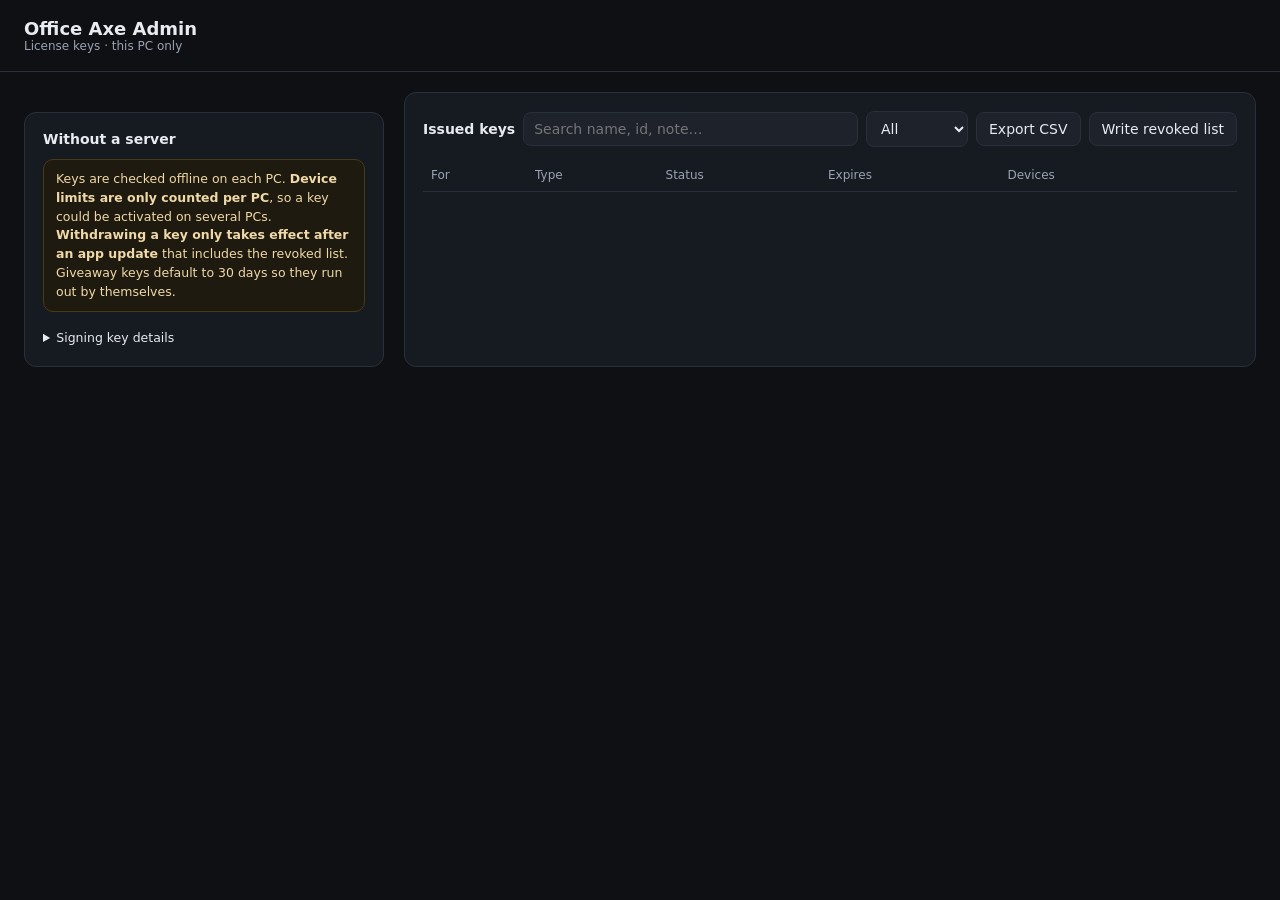
<file: dashboard/ui/index.html>
<!doctype html>
<html lang="en">
<head>
<meta charset="utf-8">
<meta name="viewport" content="width=device-width, initial-scale=1">
<title>Office Axe Admin</title>
<style>
  :root {
    --bg: #0e1014; --panel: #161a21; --panel2: #1d222b; --line: #2a303b;
    --text: #e8ebf0; --muted: #9aa3b2; --accent: #4f8cff; --accent2: #3b6fd6;
    --green: #3ecf8e; --yellow: #f5b94a; --red: #ff6b6b;
    font-family: "Segoe UI Variable", "Segoe UI", system-ui, sans-serif; font-size: 14px;
  }
  * { box-sizing: border-box; }
  body { margin: 0; background: var(--bg); color: var(--text); }
  header { display: flex; align-items: center; gap: 12px; padding: 18px 24px; border-bottom: 1px solid var(--line); }
  header h1 { font-size: 18px; margin: 0; font-weight: 600; }
  header .sub { color: var(--muted); font-size: 12px; }
  main { display: grid; grid-template-columns: 360px 1fr; gap: 20px; padding: 20px 24px; }
  @media (max-width: 980px) { main { grid-template-columns: 1fr; } }
  .card { background: var(--panel); border: 1px solid var(--line); border-radius: 12px; padding: 18px; }
  .card h2 { font-size: 14px; margin: 0 0 12px; font-weight: 600; }
  label { display: block; color: var(--muted); font-size: 12px; margin: 12px 0 4px; }
  input, select, textarea { width: 100%; background: var(--panel2); color: var(--text); border: 1px solid var(--line);
    border-radius: 8px; padding: 8px 10px; font: inherit; }
  textarea { resize: vertical; min-height: 54px; }
  .row { display: flex; gap: 10px; align-items: center; }
  .row > * { flex: 1; }
  button { background: var(--panel2); color: var(--text); border: 1px solid var(--line); border-radius: 8px;
    padding: 8px 12px; font: inherit; cursor: pointer; white-space: nowrap; }
  button:hover { border-color: var(--accent); }
  button.primary { background: var(--accent); border-color: var(--accent); color: #fff; font-weight: 600; }
  button.primary:hover { background: var(--accent2); }
  button.sm { padding: 4px 9px; font-size: 12px; }
  button.danger:hover { border-color: var(--red); color: var(--red); }
  .wide { width: 100%; margin-top: 16px; }
  .note { background: #1f1a10; border: 1px solid #4a3a17; color: #f0d9a8; border-radius: 10px; padding: 10px 12px;
    font-size: 12.5px; line-height: 1.5; }
  .note.err { background: #2a1416; border-color: #5a2a2e; color: #ffc9c9; }
  .note.ok { background: #10241b; border-color: #1f4d39; color: #b9f0d6; }
  .result { margin-top: 14px; display: none; }
  .key { font-family: Consolas, monospace; font-size: 12px; word-break: break-all; background: var(--panel2);
    border: 1px solid var(--line); border-radius: 8px; padding: 10px; user-select: all; }
  .toolbar { display: flex; gap: 8px; flex-wrap: wrap; align-items: center; margin-bottom: 12px; }
  .toolbar input { flex: 1; min-width: 180px; }
  table { width: 100%; border-collapse: collapse; font-size: 13px; }
  th, td { text-align: left; padding: 9px 8px; border-bottom: 1px solid var(--line); vertical-align: top; }
  th { color: var(--muted); font-weight: 500; font-size: 12px; }
  td .muted, .muted { color: var(--muted); font-size: 12px; }
  .pill { display: inline-block; border-radius: 99px; padding: 2px 9px; font-size: 11.5px; font-weight: 600; }
  .pill.active { background: #123426; color: var(--green); }
  .pill.expired { background: #2c2512; color: var(--yellow); }
  .pill.revoked { background: #351619; color: var(--red); }
  .empty { color: var(--muted); padding: 30px 0; text-align: center; }
  .actions { display: flex; gap: 6px; flex-wrap: wrap; }
  #toast { position: fixed; bottom: 20px; left: 50%; transform: translateX(-50%); background: #222936; border: 1px solid var(--line);
    padding: 9px 16px; border-radius: 8px; opacity: 0; transition: opacity .2s; pointer-events: none; }
  #toast.show { opacity: 1; }
  details { margin-top: 16px; color: var(--muted); font-size: 12.5px; line-height: 1.55; }
  details summary { cursor: pointer; color: var(--text); }
  code { font-family: Consolas, monospace; font-size: 12px; }
</style>
</head>
<body>
<header>
  <div>
    <h1>Office Axe Admin</h1>
    <div class="sub">License keys · this PC only</div>
  </div>
</header>

<main>
  <section>
    <div class="card" id="setup" style="display:none">
      <h2>Set up signing</h2>
      <p class="muted">Create the private signing key on this PC. It stays here and is never shared. Back up the folder it's saved in.</p>
      <button class="primary wide" id="btn-init">Create signing key</button>
    </div>

    <div class="card" id="maker" style="display:none">
      <h2>New key</h2>
      <label for="f-type">Type</label>
      <select id="f-type">
        <option value="review">Review (giveaway)</option>
        <option value="trial">Trial</option>
        <option value="full">Full licence</option>
      </select>
      <label for="f-name">For (name)</label>
      <input id="f-name" maxlength="48" placeholder="e.g. Rahim, Acme Ltd" autocomplete="off">
      <div class="row">
        <div><label for="f-days">Days</label><input id="f-days" type="number" min="1" max="3660" value="30"></div>
        <div><label for="f-devices">Devices</label><input id="f-devices" type="number" min="1" max="255" value="1"></div>
      </div>
      <label for="f-plan">Plan shown in the app</label>
      <select id="f-plan">
        <option value="">None (shows the key type)</option>
        <option value="monthly">Monthly</option>
        <option value="yearly">Yearly</option>
      </select>
      <label for="f-note">Note (only kept here)</label>
      <textarea id="f-note" maxlength="300" placeholder="Why, where it was sent…"></textarea>
      <button class="primary wide" id="btn-issue">Make key</button>
      <div class="result" id="result">
        <label>New key</label>
        <div class="key" id="r-key"></div>
        <div class="row" style="margin-top:10px">
          <button id="r-copy">Copy key</button>
          <button id="r-share">Copy message</button>
        </div>
      </div>
      <div class="note err" id="issue-err" style="display:none;margin-top:12px"></div>
    </div>

    <div class="card" style="margin-top:20px">
      <h2>Without a server</h2>
      <div class="note">
        Keys are checked offline on each PC. <strong>Device limits are only counted per PC</strong>, so a key
        could be activated on several PCs. <strong>Withdrawing a key only takes effect after an app update</strong>
        that includes the revoked list. Giveaway keys default to 30 days so they run out by themselves.
      </div>
      <div class="note err" id="pub-warn" style="display:none;margin-top:10px"></div>
      <details>
        <summary>Signing key details</summary>
        <div>Folder: <code id="d-dir"></code></div>
        <div>Public key: <code id="d-pub"></code></div>
      </details>
    </div>
  </section>

  <section class="card">
    <div class="toolbar">
      <h2 style="margin:0;flex:none;white-space:nowrap">Issued keys</h2>
      <input id="q" placeholder="Search name, id, note…">
      <select id="flt" style="width:auto">
        <option value="">All</option><option value="active">Active</option>
        <option value="expired">Expired</option><option value="revoked">Revoked</option>
      </select>
      <button id="btn-csv">Export CSV</button>
      <button id="btn-rev">Write revoked list</button>
    </div>
    <table>
      <thead><tr><th>For</th><th>Type</th><th>Status</th><th>Expires</th><th>Devices</th><th></th></tr></thead>
      <tbody id="rows"></tbody>
    </table>
  </section>
</main>
<div id="toast"></div>

<script>
const $ = id => document.getElementById(id);
const esc = s => String(s ?? '').replace(/[&<>"']/g, c => ({'&':'&amp;','<':'&lt;','>':'&gt;','"':'&quot;',"'":'&#39;'}[c]));
const fmt = iso => iso ? new Date(iso).toLocaleDateString(undefined, { day: 'numeric', month: 'short', year: 'numeric' }) : '';
let status = {}, rows = [], last = null;

function toast(msg) { const t = $('toast'); t.textContent = msg; t.classList.add('show'); clearTimeout(t._h); t._h = setTimeout(() => t.classList.remove('show'), 2200); }

async function copy(text, what) {
  try { await navigator.clipboard.writeText(text); }
  catch { const ta = document.createElement('textarea'); ta.value = text; document.body.appendChild(ta); ta.select(); document.execCommand('copy'); ta.remove(); }
  toast(`${what} copied`);
}

function shareText(r) {
  const label = { review: 'review', trial: 'trial', full: '' }[r.type];
  return `Hi ${r.holder},\n\nHere is your Office Axe ${label ? label + ' ' : ''}key, valid until ${fmt(r.expires_at)}` +
    `${r.max_devices > 1 ? ` on up to ${r.max_devices} PCs` : ''}:\n\n${r.key}\n\n` +
    `To use it: open Office Axe → "Activate with license key" → paste the key → Activate on this PC.`;
}

async function api(name, ...args) {
  await ready;
  return window.pywebview.api[name](...args);
}
const ready = new Promise(res => window.addEventListener('pywebviewready', res));

async function load() {
  status = await api('status');
  $('setup').style.display = status.has_key ? 'none' : '';
  $('maker').style.display = status.has_key ? '' : 'none';
  $('d-dir').textContent = status.admin_dir;
  $('d-pub').textContent = status.public_key || '—';
  const w = $('pub-warn');
  w.style.display = status.has_key && !status.app_matches ? '' : 'none';
  w.innerHTML = 'The app doesn’t carry this signing key’s public key yet, so keys made here won’t activate. ' +
    'Put the public key above in <code>license_keys.py</code> (PUBLIC_KEY_HEX) and rebuild the app.';
  await refresh();
}

async function refresh() {
  const r = await api('list_keys');
  rows = r.ok ? r.rows : [];
  render();
}

function render() {
  const q = $('q').value.trim().toLowerCase(), f = $('flt').value;
  const list = rows.filter(r => (!f || r.status === f) &&
    (!q || [r.holder, r.key_id, r.note, r.type].join(' ').toLowerCase().includes(q)));
  $('rows').innerHTML = list.length ? list.map(r => `
    <tr>
      <td><div>${esc(r.holder)}</div><div class="muted">${esc(r.key_id)}${r.note ? ' · ' + esc(r.note) : ''}</div></td>
      <td>${esc(r.type)}${r.plan ? `<div class="muted">${esc(r.plan)}</div>` : ''}</td>
      <td><span class="pill ${r.status}">${r.status}</span></td>
      <td>${fmt(r.expires_at)}<div class="muted">${r.status === 'active' ? r.days_left + ' days left' : 'issued ' + fmt(r.issued_at)}</div></td>
      <td>${r.max_devices}</td>
      <td><div class="actions">
        <button class="sm" data-a="copy" data-id="${r.key_id}">Copy</button>
        <button class="sm" data-a="share" data-id="${r.key_id}">Message</button>
        <button class="sm ${r.revoked ? '' : 'danger'}" data-a="revoke" data-id="${r.key_id}">${r.revoked ? 'Restore' : 'Revoke'}</button>
      </div></td>
    </tr>`).join('') : `<tr><td colspan="6" class="empty">${rows.length ? 'No keys match.' : 'No keys yet.'}</td></tr>`;
}

$('rows').addEventListener('click', async e => {
  const b = e.target.closest('button[data-a]'); if (!b) return;
  const r = rows.find(x => x.key_id === b.dataset.id); if (!r) return;
  if (b.dataset.a === 'copy') copy(r.key, 'Key');
  else if (b.dataset.a === 'share') copy(shareText(r), 'Message');
  else if (b.dataset.a === 'revoke') {
    if (!r.revoked && !confirm(`Revoke the key for ${r.holder}?\n\nIt stops working after the next app update that includes the revoked list.`)) return;
    const res = await api('set_revoked', r.key_id, !r.revoked);
    if (res.ok) { toast(res.row.revoked ? 'Revoked — write the revoked list before the next build' : 'Restored'); refresh(); }
  }
});

$('f-type').addEventListener('change', () => { $('f-devices').value = status.default_devices[$('f-type').value] || 1; });
$('btn-init').addEventListener('click', async () => { const r = await api('init_key'); if (r.ok) load(); else toast(r.error); });
$('btn-issue').addEventListener('click', async () => {
  const err = $('issue-err'); err.style.display = 'none';
  const r = await api('issue', $('f-type').value, $('f-name').value, $('f-days').value,
                      $('f-devices').value, $('f-plan').value, $('f-note').value);
  if (!r.ok) { err.textContent = r.error; err.style.display = ''; return; }
  last = r.row;
  $('r-key').textContent = last.key; $('result').style.display = 'block';
  $('f-name').value = ''; $('f-note').value = '';
  toast(`Key made for ${last.holder}`);
  refresh();
});
$('r-copy').addEventListener('click', () => last && copy(last.key, 'Key'));
$('r-share').addEventListener('click', () => last && copy(shareText(last), 'Message'));
$('q').addEventListener('input', render);
$('flt').addEventListener('change', render);
$('btn-csv').addEventListener('click', async () => {
  const r = await api('export_csv');
  if (r.ok && !r.cancelled) toast(`${r.count} keys exported`); else if (!r.ok) toast(r.error);
});
$('btn-rev').addEventListener('click', async () => {
  const r = await api('write_revoked_list');
  toast(r.ok ? `${r.count} revoked id(s) saved — rebuild the app to ship them` : r.error);
});
load();
</script>
</body>
</html>
</file>
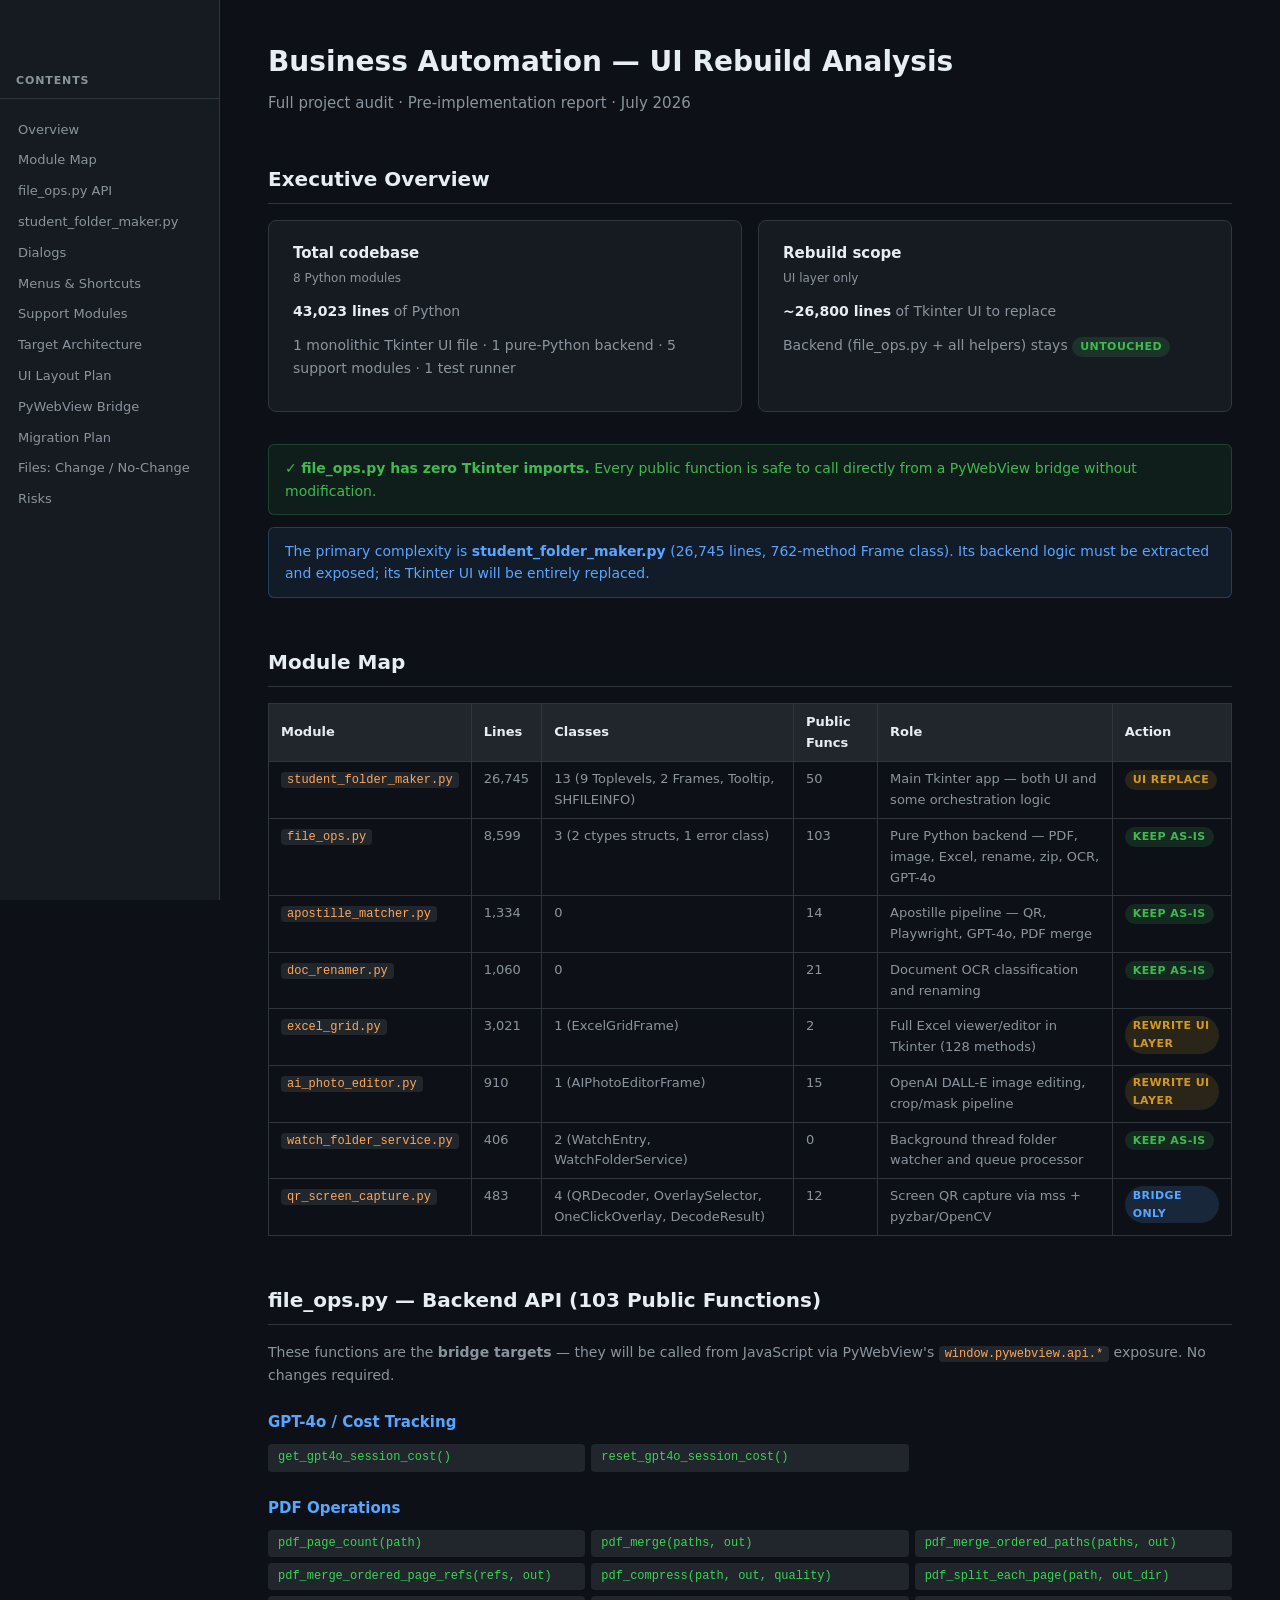
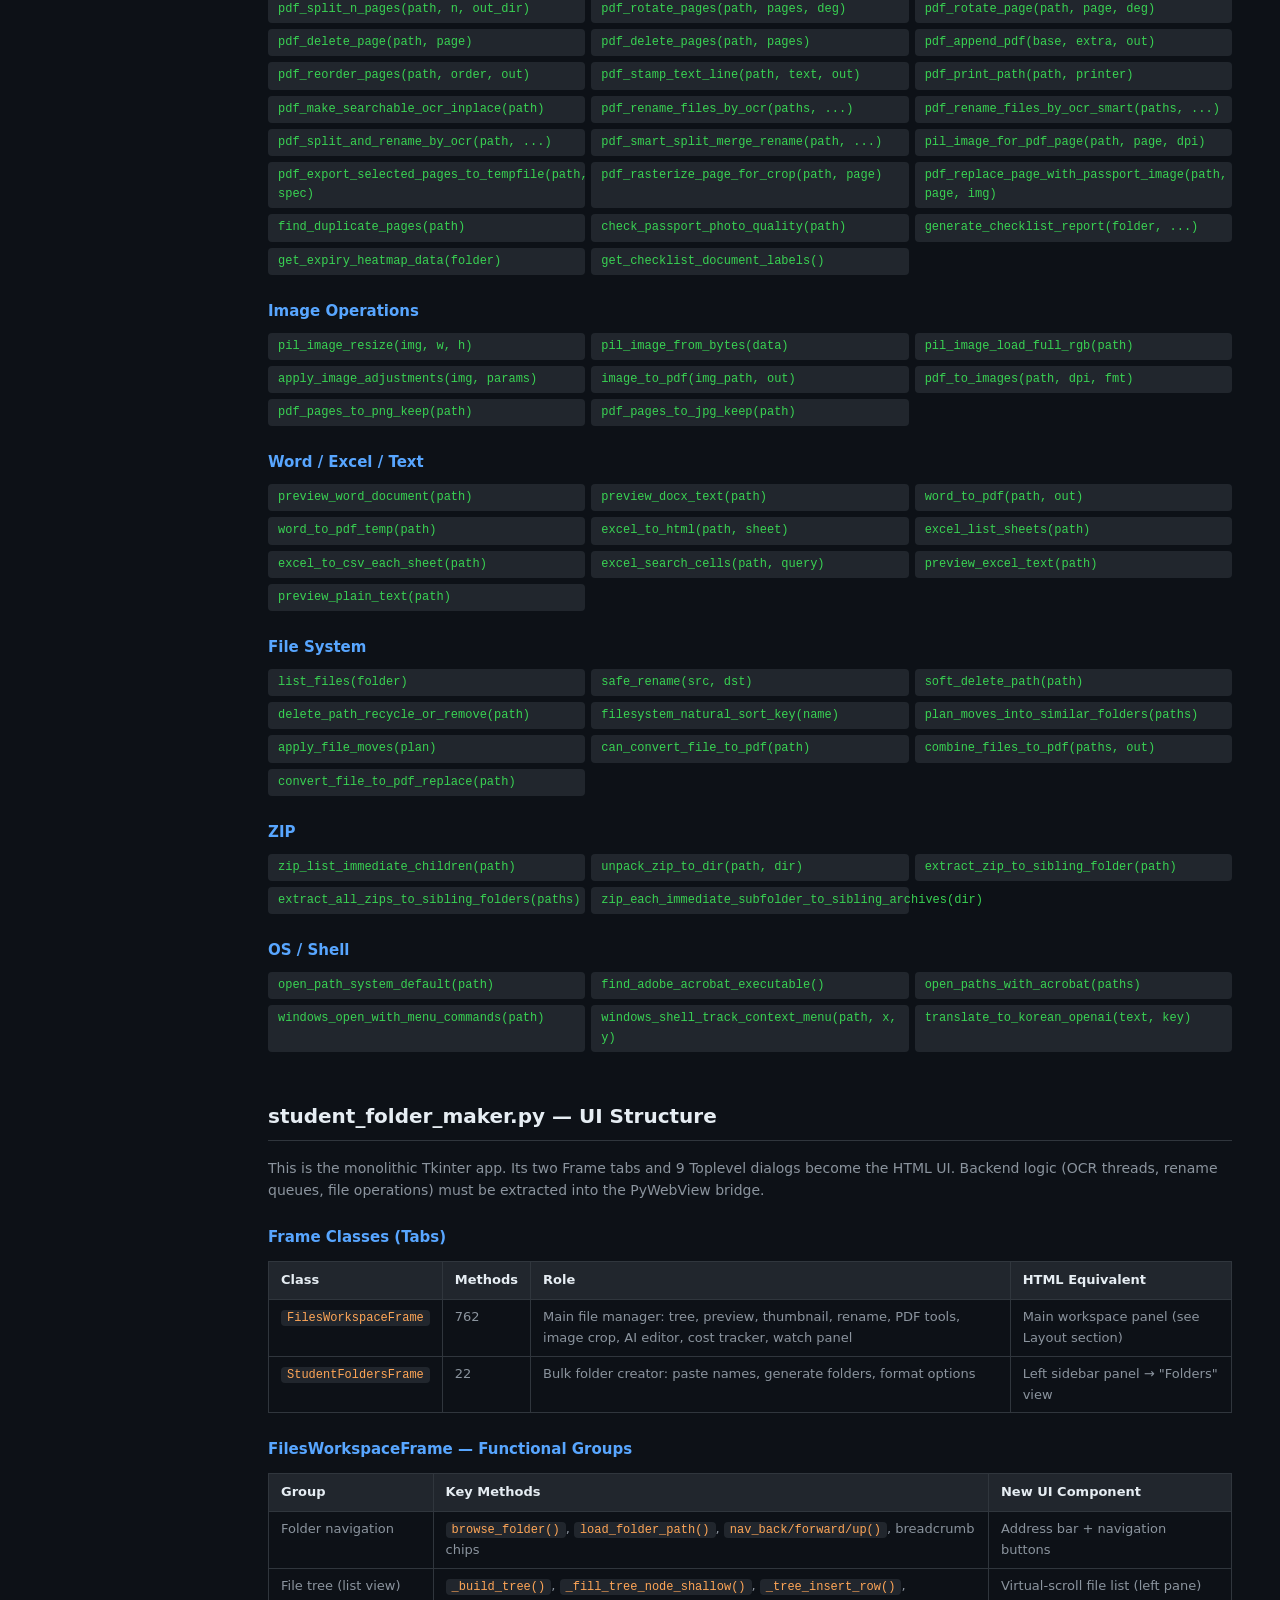
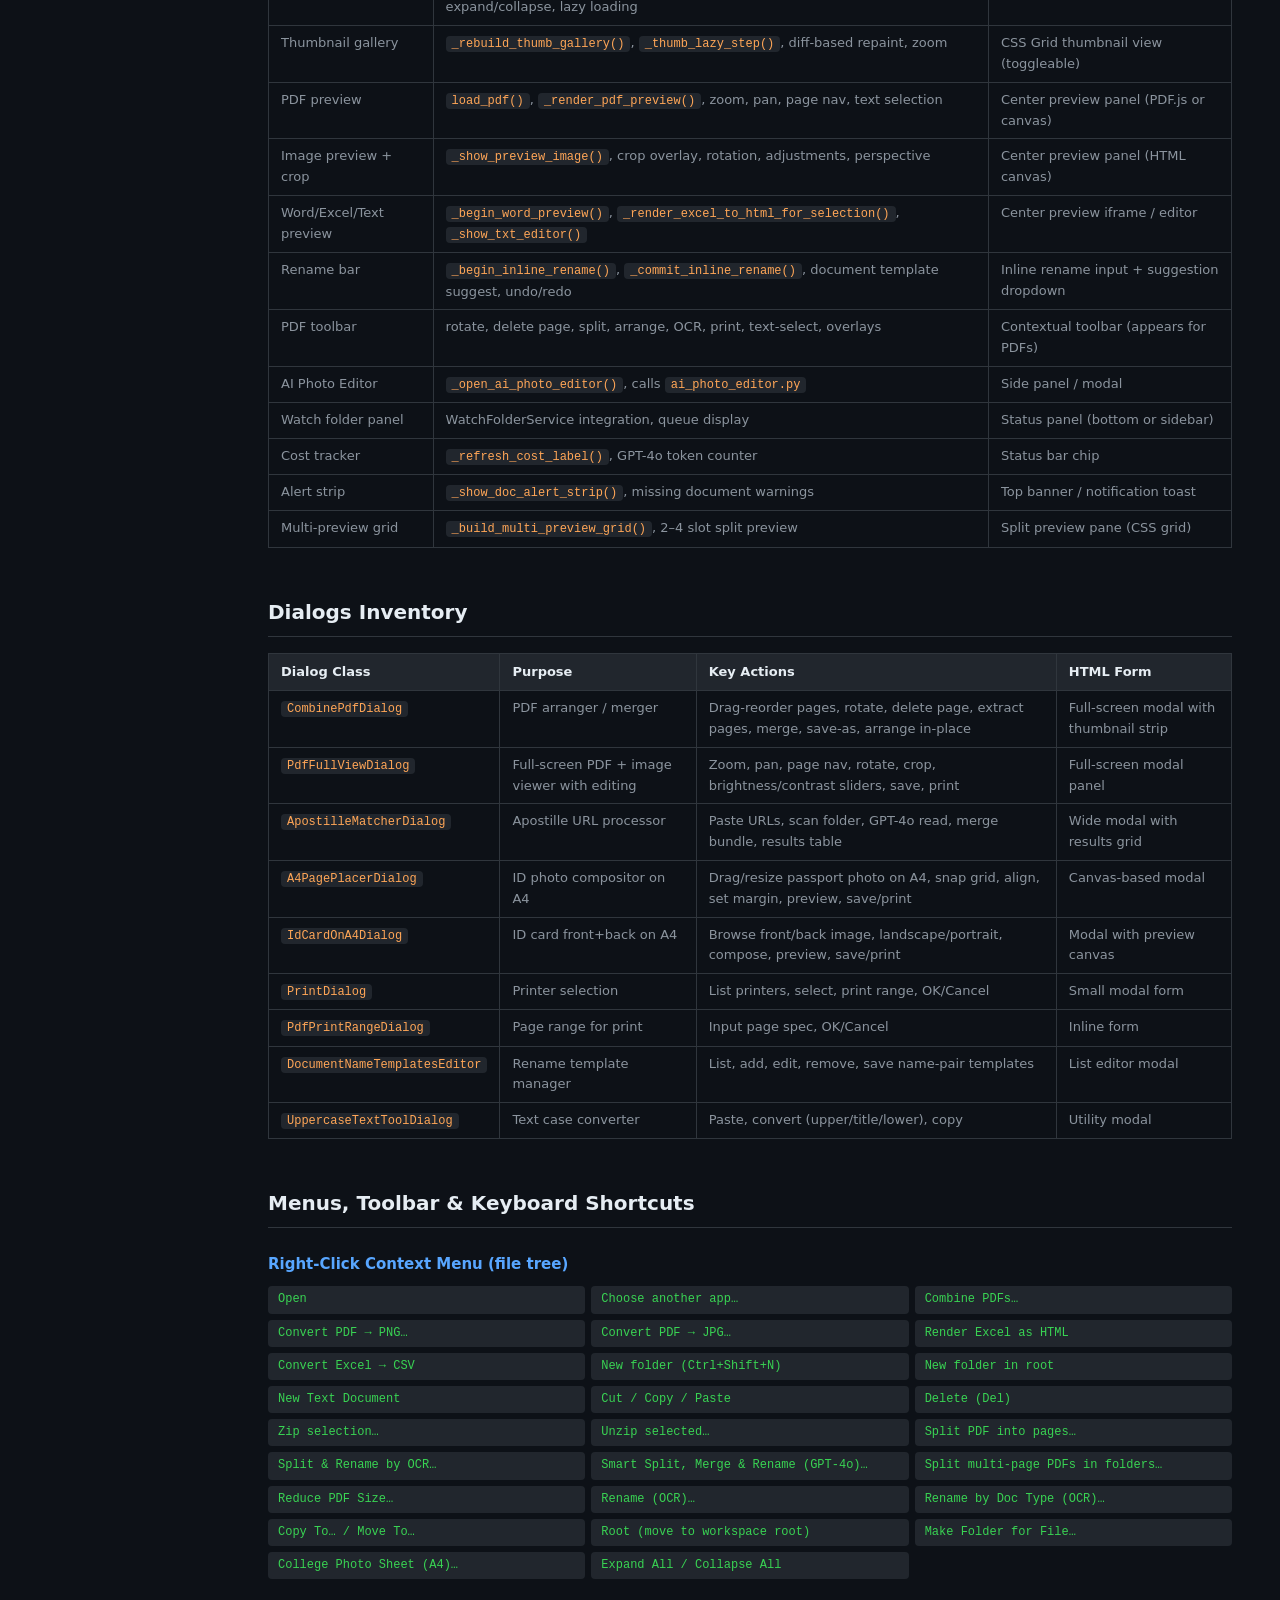
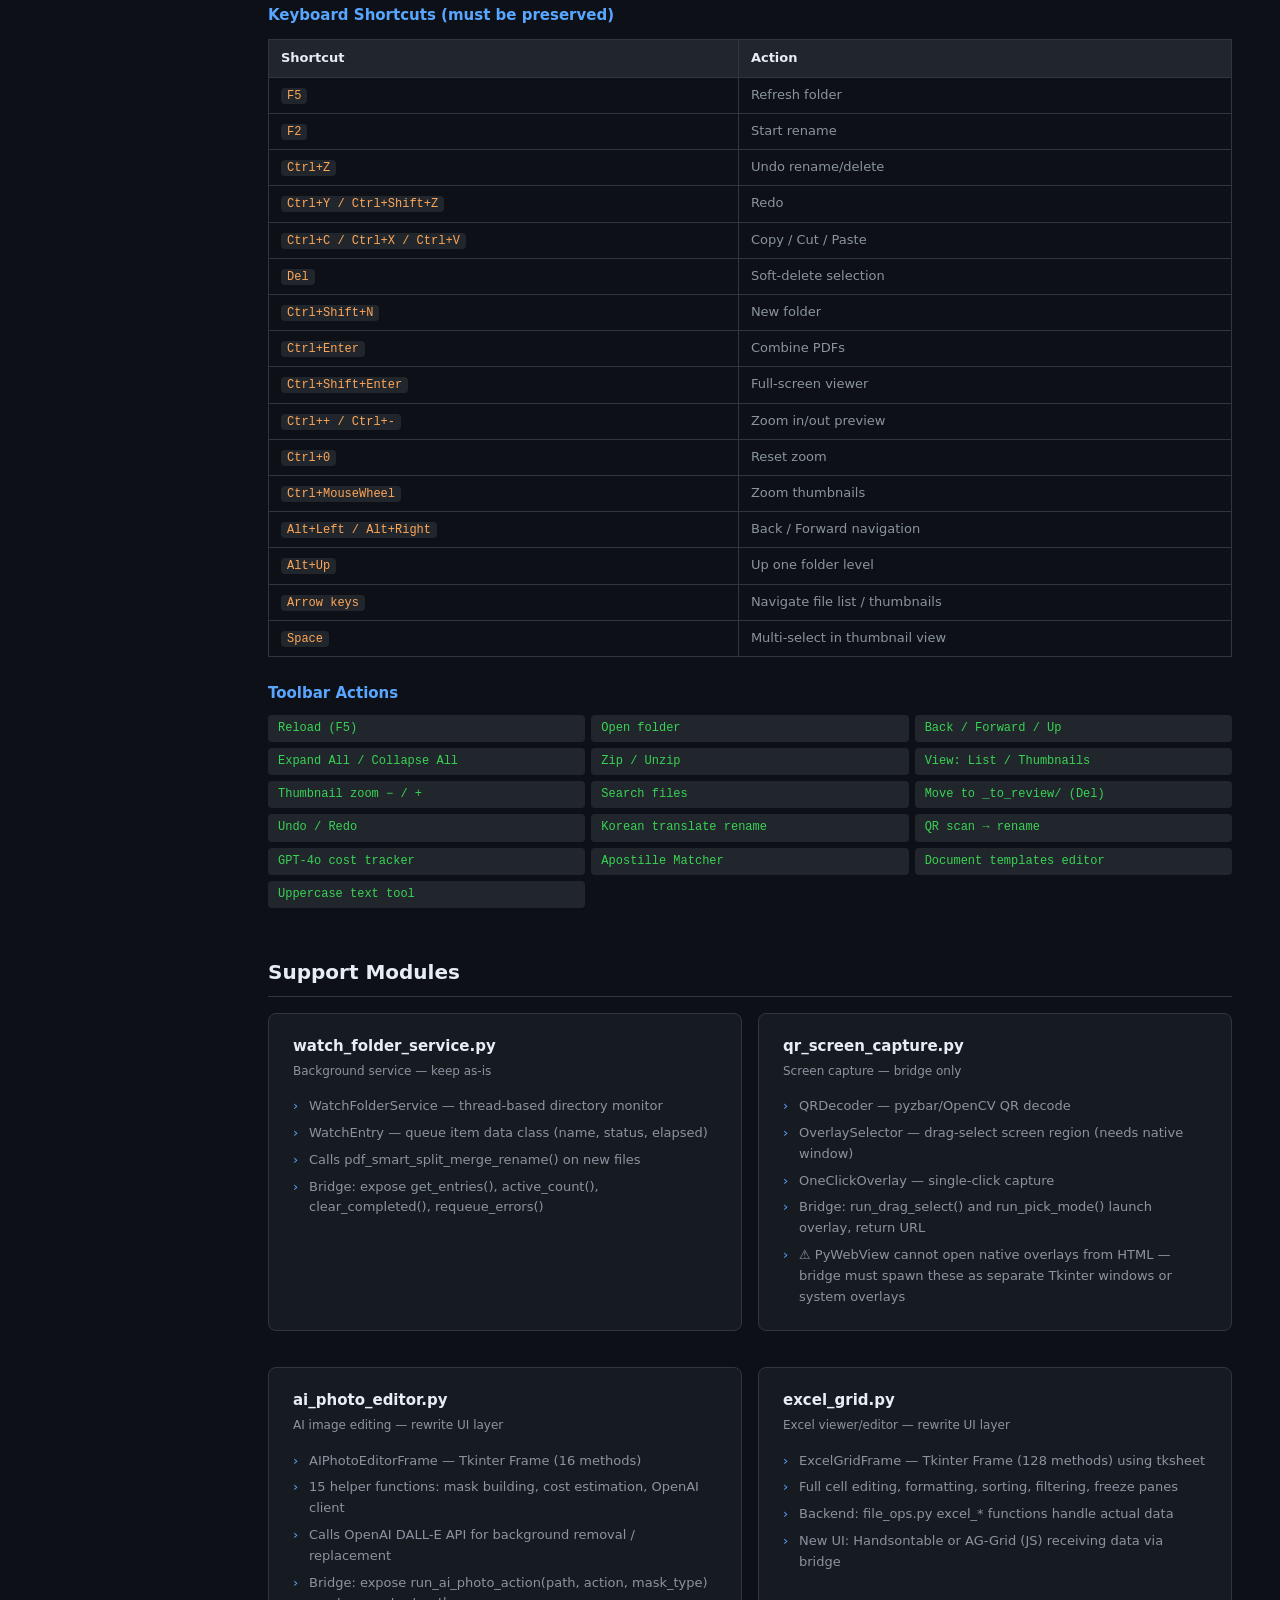
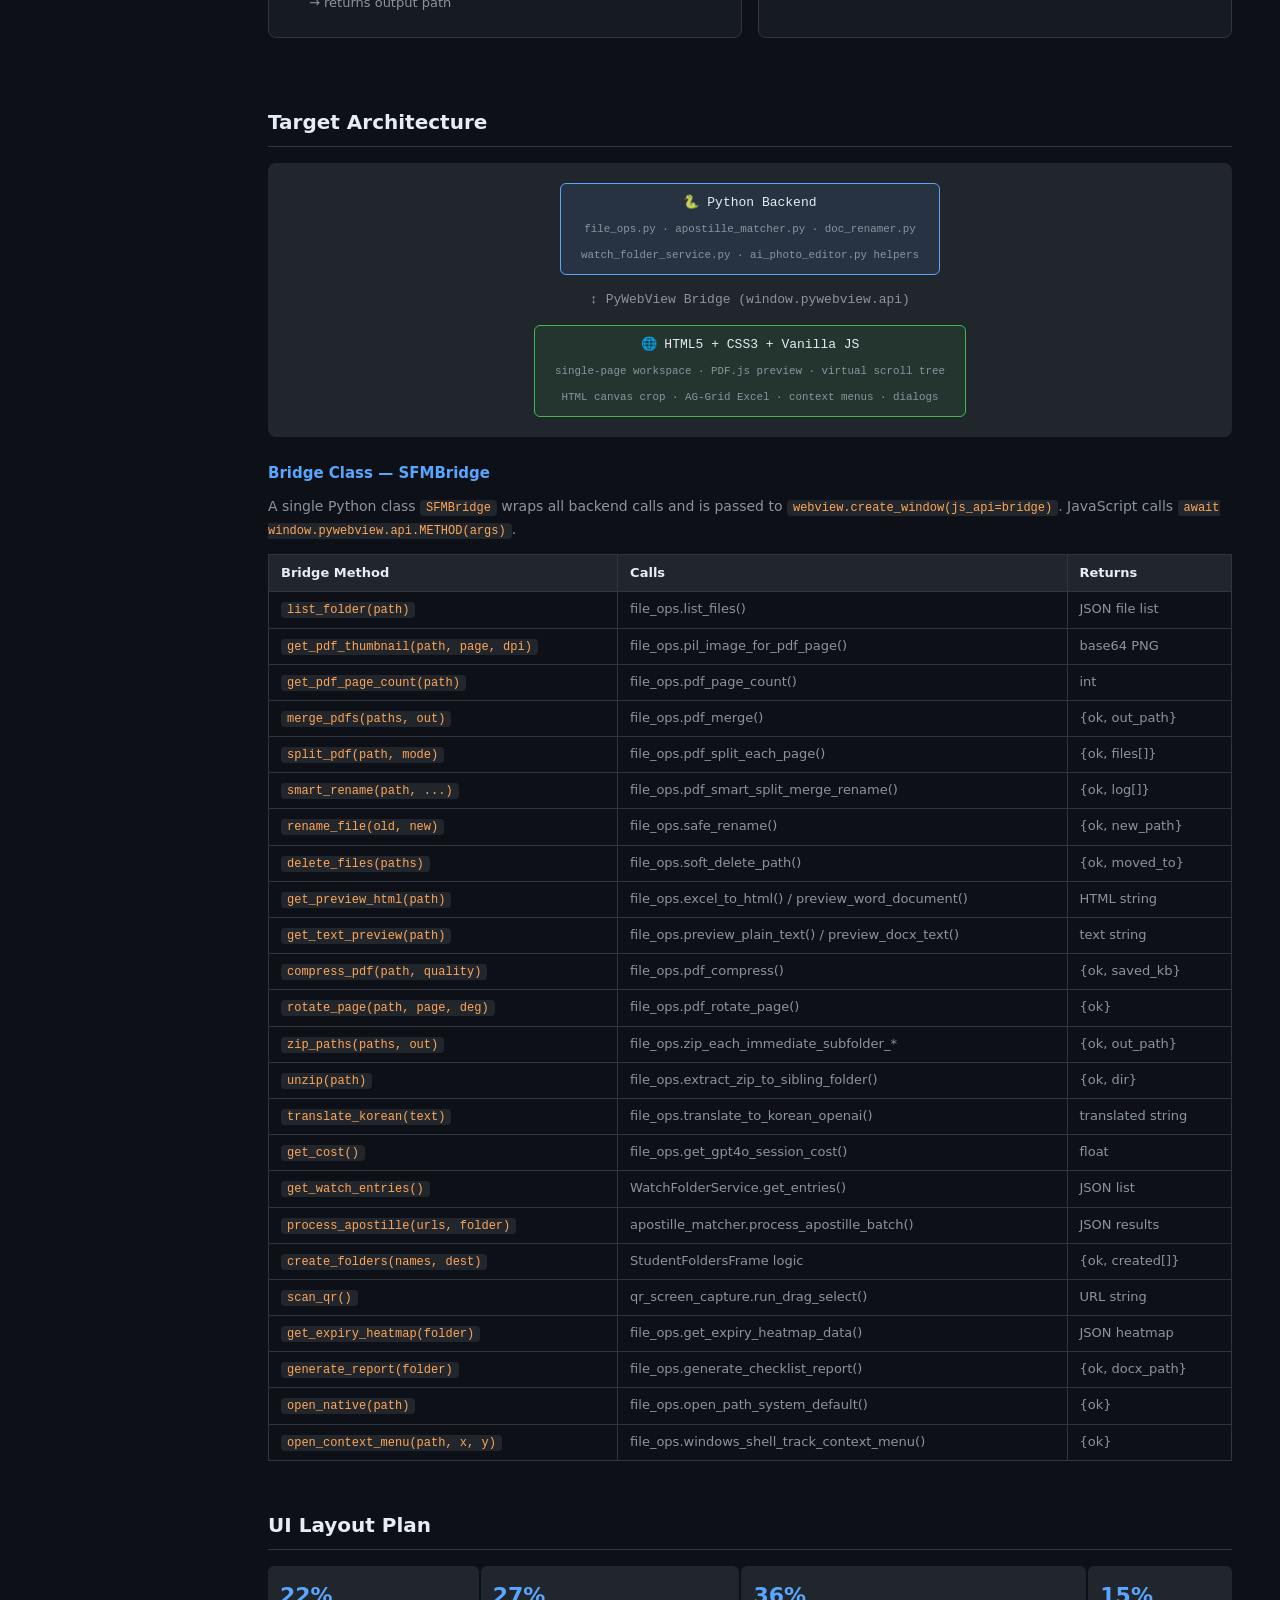
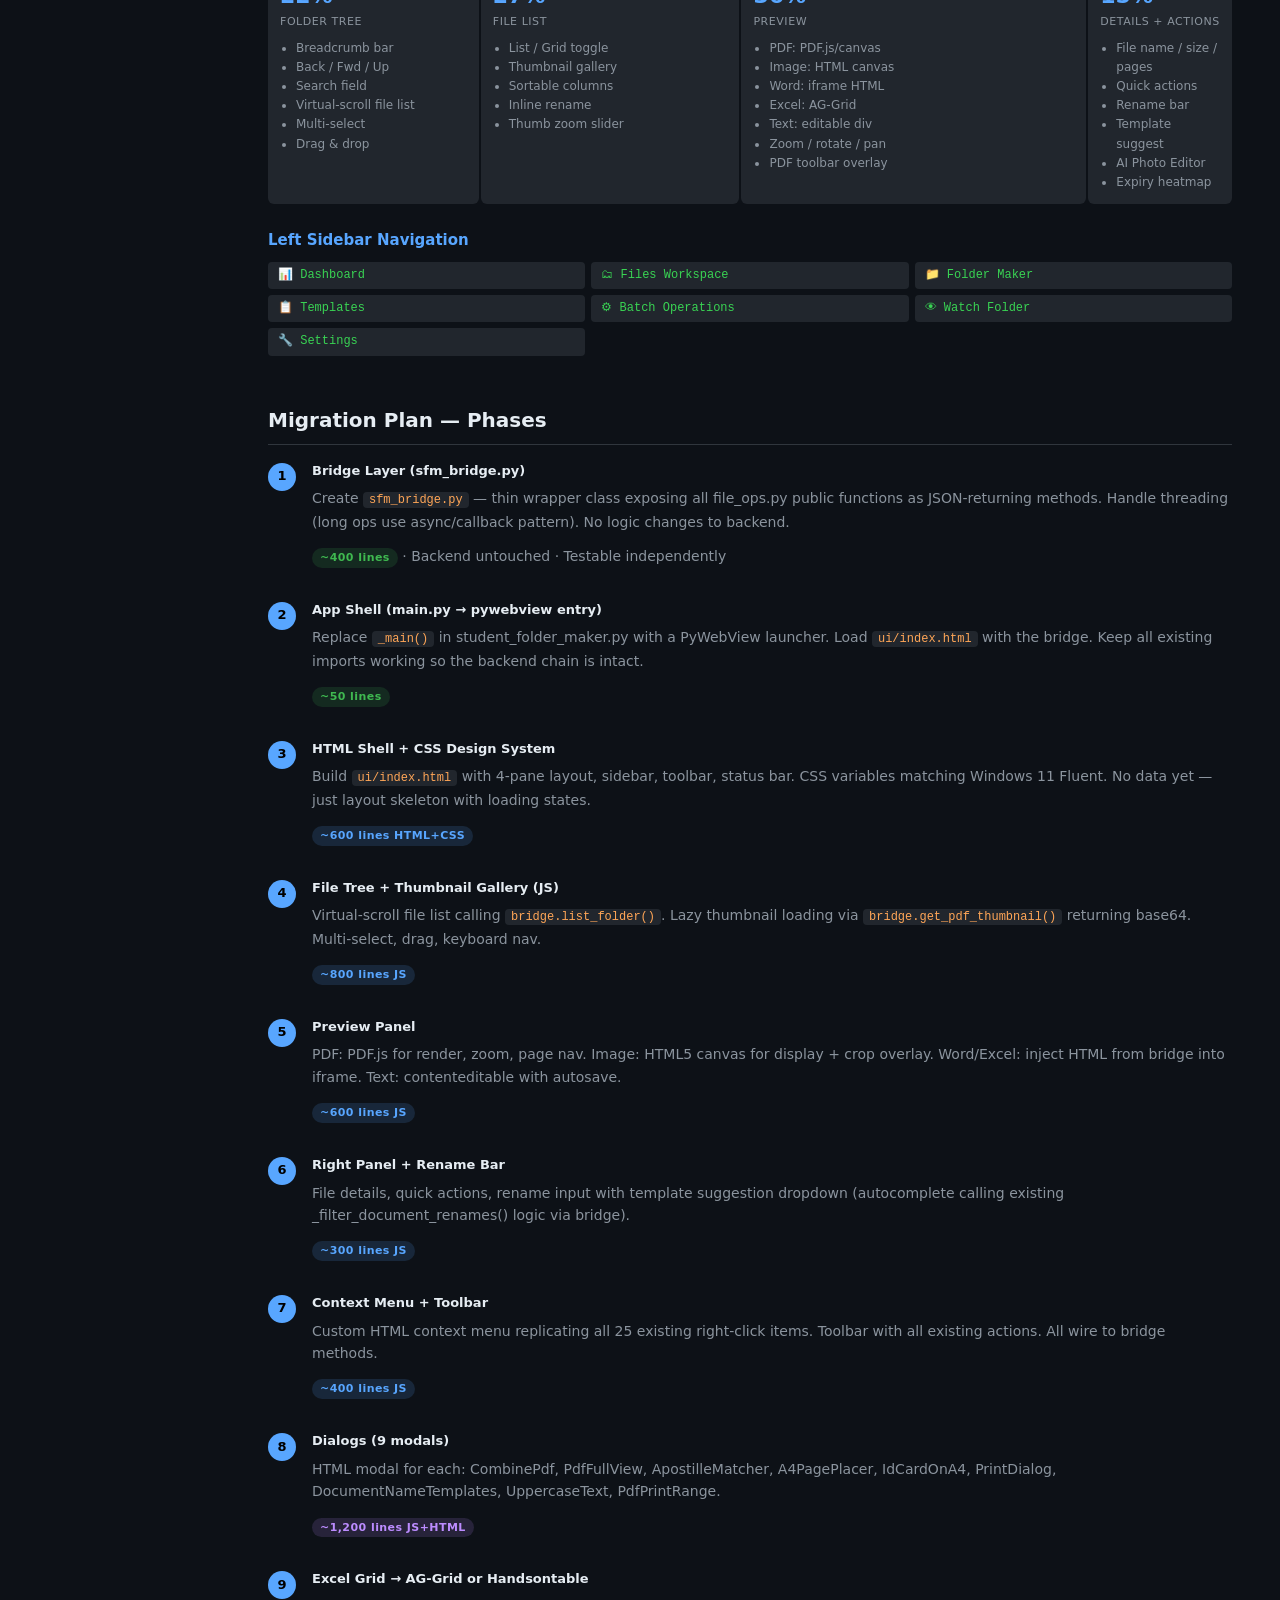
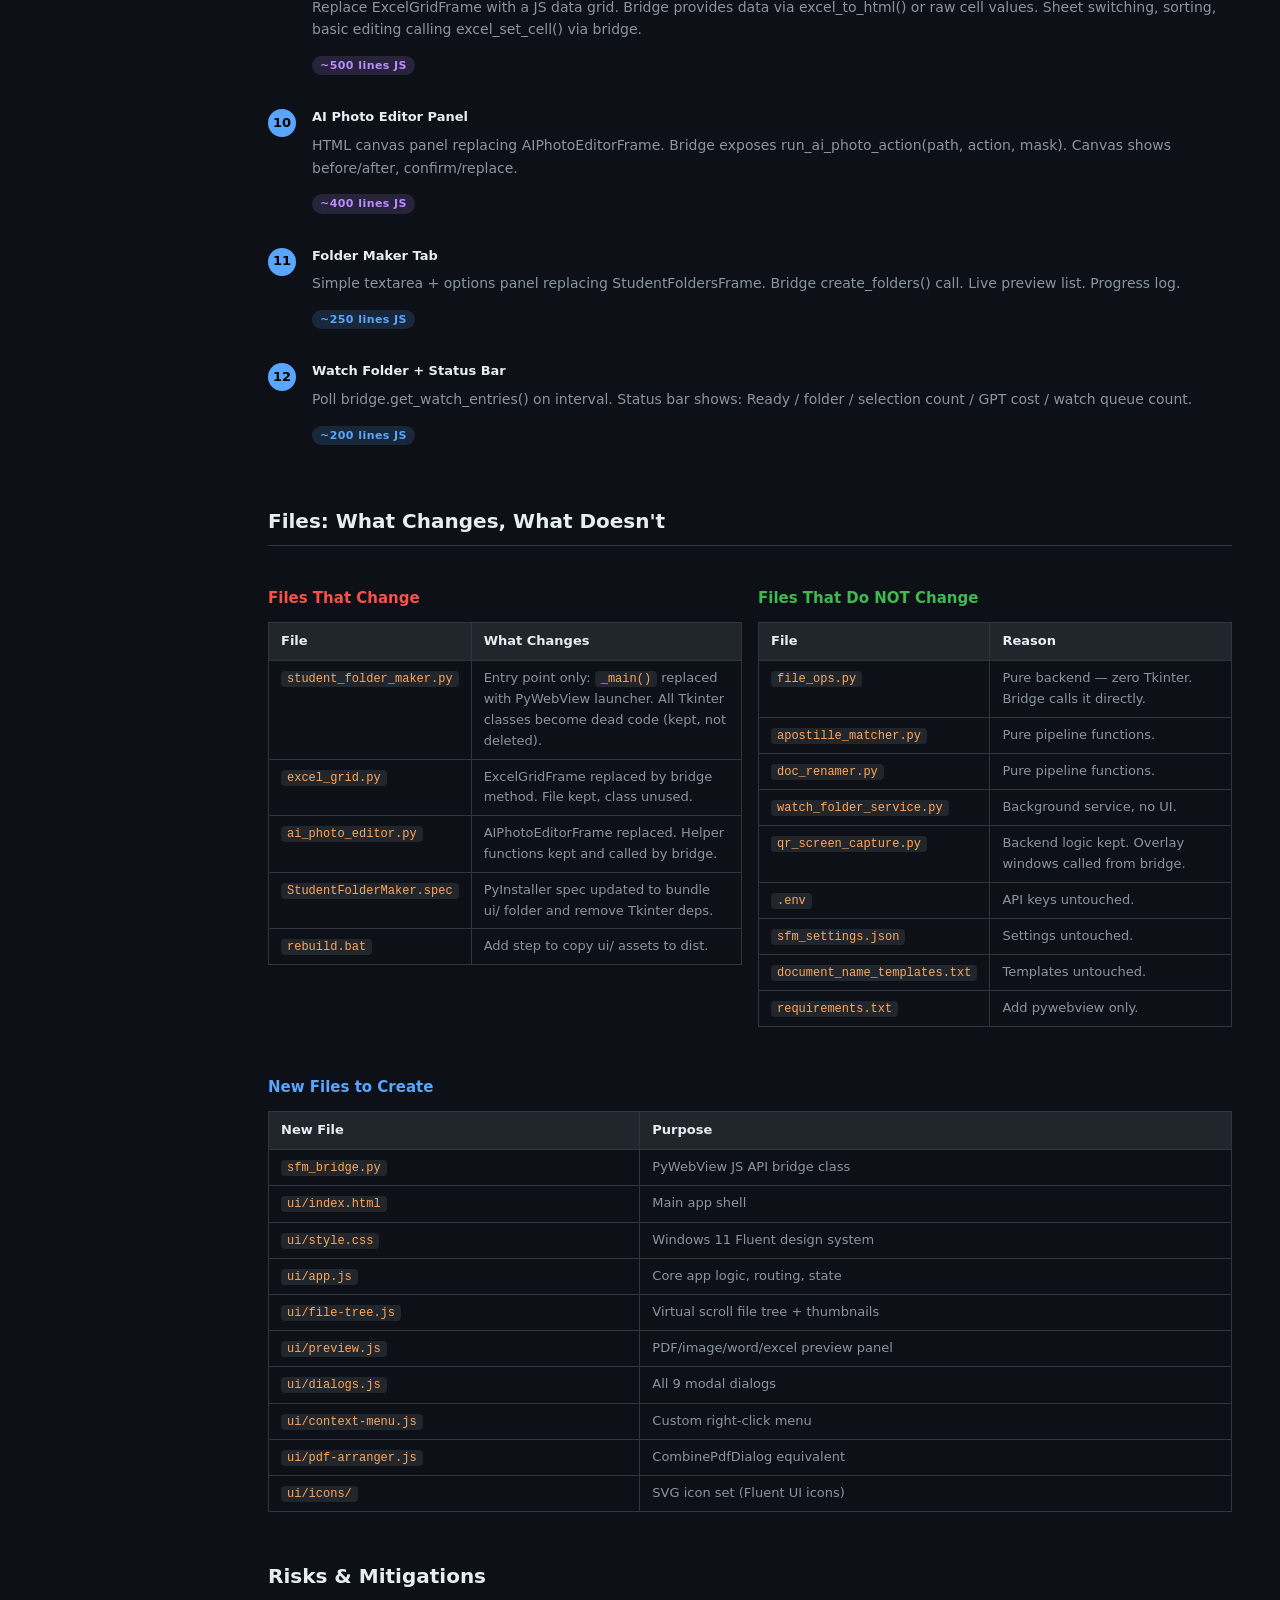
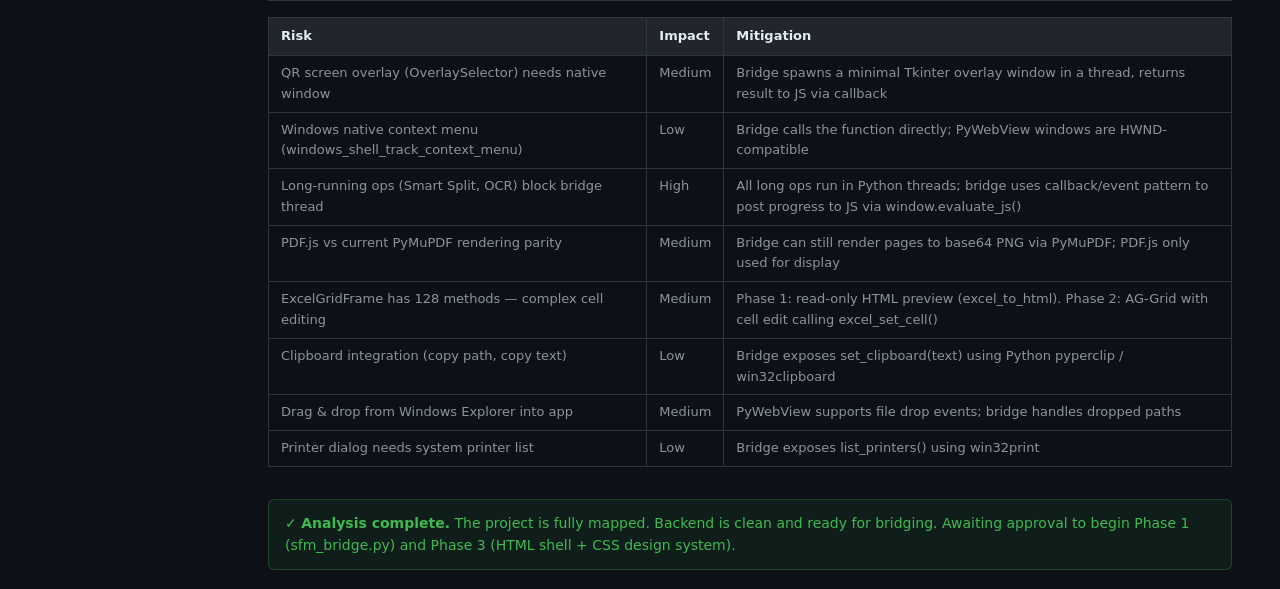
<file: UI_REBUILD_ANALYSIS.html>
<!DOCTYPE html>
<html lang="en">
<head>
<meta charset="UTF-8">
<meta name="viewport" content="width=device-width, initial-scale=1.0">
<title>Business Automation — UI Rebuild Analysis Report</title>
<style>
  :root {
    --bg: #0d1117; --surface: #161b22; --surface2: #21262d;
    --border: #30363d; --text: #e6edf3; --muted: #8b949e;
    --accent: #58a6ff; --green: #3fb950; --yellow: #d29922;
    --red: #f85149; --purple: #bc8cff; --orange: #ffa657;
    --teal: #39d353;
  }
  * { box-sizing: border-box; margin: 0; padding: 0; }
  body { background: var(--bg); color: var(--text); font-family: 'Segoe UI', system-ui, sans-serif;
    font-size: 14px; line-height: 1.6; }
  .shell { display: flex; min-height: 100vh; }
  nav { width: 220px; background: var(--surface); border-right: 1px solid var(--border);
    padding: 24px 0; position: sticky; top: 0; height: 100vh; overflow-y: auto; flex-shrink: 0; }
  nav h2 { font-size: 11px; font-weight: 600; letter-spacing: .08em; text-transform: uppercase;
    color: var(--muted); padding: 0 16px 8px; }
  nav a { display: block; padding: 5px 16px; color: var(--muted); text-decoration: none;
    font-size: 13px; border-left: 2px solid transparent; transition: all .15s; }
  nav a:hover, nav a.active { color: var(--accent); border-left-color: var(--accent);
    background: rgba(88,166,255,.07); }
  main { flex: 1; padding: 40px 48px; max-width: 1100px; }
  h1 { font-size: 28px; font-weight: 700; color: var(--text); margin-bottom: 6px; }
  .subtitle { color: var(--muted); margin-bottom: 40px; font-size: 15px; }
  h2 { font-size: 20px; font-weight: 600; color: var(--text); margin: 48px 0 16px;
    padding-bottom: 8px; border-bottom: 1px solid var(--border); }
  h3 { font-size: 15px; font-weight: 600; color: var(--accent); margin: 24px 0 10px; }
  h4 { font-size: 13px; font-weight: 600; color: var(--orange); margin: 16px 0 6px; }
  p { color: var(--muted); margin-bottom: 12px; }
  .badge { display: inline-block; padding: 1px 8px; border-radius: 20px; font-size: 11px;
    font-weight: 600; letter-spacing: .04em; }
  .badge-green { background: rgba(63,185,80,.15); color: var(--green); }
  .badge-blue  { background: rgba(88,166,255,.15); color: var(--accent); }
  .badge-yellow{ background: rgba(210,153,34,.15); color: var(--yellow); }
  .badge-red   { background: rgba(248,81,73,.15);  color: var(--red); }
  .badge-purple{ background: rgba(188,140,255,.15);color: var(--purple); }
  .badge-orange{ background: rgba(255,166,87,.15); color: var(--orange); }
  table { width: 100%; border-collapse: collapse; margin: 12px 0 24px; font-size: 13px; }
  th { background: var(--surface2); color: var(--text); font-weight: 600; text-align: left;
    padding: 8px 12px; border: 1px solid var(--border); }
  td { padding: 7px 12px; border: 1px solid var(--border); color: var(--muted);
    vertical-align: top; }
  tr:hover td { background: rgba(255,255,255,.02); }
  code { background: var(--surface2); padding: 1px 6px; border-radius: 4px; font-family: 'Cascadia Code','Consolas',monospace;
    font-size: 12px; color: var(--orange); }
  .card { background: var(--surface); border: 1px solid var(--border); border-radius: 8px;
    padding: 20px 24px; margin-bottom: 20px; }
  .card-title { font-size: 15px; font-weight: 700; color: var(--text); margin-bottom: 4px; }
  .card-sub { font-size: 12px; color: var(--muted); margin-bottom: 12px; }
  .fn-grid { display: grid; grid-template-columns: repeat(auto-fill, minmax(260px, 1fr)); gap: 6px; }
  .fn-item { background: var(--surface2); border-radius: 4px; padding: 4px 10px;
    font-family: monospace; font-size: 12px; color: var(--teal); }
  .fn-item.pub { color: var(--teal); }
  .fn-item.priv { color: var(--muted); }
  .step { display: flex; gap: 16px; margin-bottom: 20px; }
  .step-num { background: var(--accent); color: #000; border-radius: 50%; width: 28px; height: 28px;
    display: flex; align-items: center; justify-content: center; font-weight: 700;
    font-size: 13px; flex-shrink: 0; margin-top: 2px; }
  .step-body h4 { color: var(--text); margin-top: 0; }
  .arch { background: var(--surface2); border-radius: 8px; padding: 20px; font-family: monospace;
    font-size: 13px; color: var(--text); line-height: 2; text-align: center; margin: 16px 0; }
  .arch .box { display: inline-block; background: var(--surface); border: 1px solid var(--border);
    border-radius: 6px; padding: 6px 20px; }
  .arch .arrow { color: var(--muted); }
  .warn { background: rgba(210,153,34,.1); border: 1px solid rgba(210,153,34,.3); border-radius: 6px;
    padding: 12px 16px; margin: 12px 0; color: var(--yellow); }
  .info { background: rgba(88,166,255,.08); border: 1px solid rgba(88,166,255,.25); border-radius: 6px;
    padding: 12px 16px; margin: 12px 0; color: var(--accent); }
  .ok   { background: rgba(63,185,80,.08); border: 1px solid rgba(63,185,80,.25); border-radius: 6px;
    padding: 12px 16px; margin: 12px 0; color: var(--green); }
  ul.list { list-style: none; padding: 0; }
  ul.list li { padding: 3px 0 3px 16px; color: var(--muted); position: relative; font-size: 13px; }
  ul.list li::before { content: '›'; position: absolute; left: 0; color: var(--accent); }
  .cols2 { display: grid; grid-template-columns: 1fr 1fr; gap: 16px; }
  .layout-grid { display: grid; grid-template-columns: 22fr 27fr 36fr 15fr; gap: 2px; margin: 16px 0; }
  .layout-col { background: var(--surface2); border-radius: 6px; padding: 12px; }
  .layout-col .pct { font-size: 22px; font-weight: 700; color: var(--accent); }
  .layout-col .lbl { font-size: 11px; color: var(--muted); text-transform: uppercase; letter-spacing: .05em; }
  .layout-col ul { list-style: disc; padding-left: 16px; font-size: 12px; color: var(--muted); margin-top: 8px; }
  .tag { display: inline-block; background: var(--surface2); border: 1px solid var(--border);
    border-radius: 4px; padding: 2px 8px; font-size: 11px; color: var(--muted); margin: 2px; }
</style>
</head>
<body>
<div class="shell">

<!-- NAV -->
<nav>
  <h2>Contents</h2>
  <a href="#overview">Overview</a>
  <a href="#modules">Module Map</a>
  <a href="#fileops">file_ops.py API</a>
  <a href="#sfm">student_folder_maker.py</a>
  <a href="#dialogs">Dialogs</a>
  <a href="#menus">Menus &amp; Shortcuts</a>
  <a href="#supportmods">Support Modules</a>
  <a href="#architecture">Target Architecture</a>
  <a href="#layout">UI Layout Plan</a>
  <a href="#bridge">PyWebView Bridge</a>
  <a href="#migration">Migration Plan</a>
  <a href="#files-change">Files: Change / No-Change</a>
  <a href="#risks">Risks</a>
</nav>

<!-- MAIN -->
<main>

<h1>Business Automation — UI Rebuild Analysis</h1>
<p class="subtitle">Full project audit · Pre-implementation report · July 2026</p>

<!-- OVERVIEW -->
<h2 id="overview">Executive Overview</h2>
<div class="cols2">
  <div class="card">
    <div class="card-title">Total codebase</div>
    <div class="card-sub">8 Python modules</div>
    <p><strong style="color:var(--text)">43,023 lines</strong> of Python</p>
    <p>1 monolithic Tkinter UI file · 1 pure-Python backend · 5 support modules · 1 test runner</p>
  </div>
  <div class="card">
    <div class="card-title">Rebuild scope</div>
    <div class="card-sub">UI layer only</div>
    <p><strong style="color:var(--text)">~26,800 lines</strong> of Tkinter UI to replace</p>
    <p>Backend (file_ops.py + all helpers) stays <span class="badge badge-green">UNTOUCHED</span></p>
  </div>
</div>

<div class="ok">
  ✓ <strong>file_ops.py has zero Tkinter imports.</strong> Every public function is safe to call directly from a PyWebView bridge without modification.
</div>
<div class="info">
  The primary complexity is <strong>student_folder_maker.py</strong> (26,745 lines, 762-method Frame class). Its backend logic must be extracted and exposed; its Tkinter UI will be entirely replaced.
</div>

<!-- MODULE MAP -->
<h2 id="modules">Module Map</h2>
<table>
  <thead><tr>
    <th>Module</th><th>Lines</th><th>Classes</th><th>Public Funcs</th><th>Role</th><th>Action</th>
  </tr></thead>
  <tbody>
    <tr>
      <td><code>student_folder_maker.py</code></td><td>26,745</td>
      <td>13 (9 Toplevels, 2 Frames, Tooltip, SHFILEINFO)</td><td>50</td>
      <td>Main Tkinter app — both UI and some orchestration logic</td>
      <td><span class="badge badge-yellow">UI REPLACE</span></td>
    </tr>
    <tr>
      <td><code>file_ops.py</code></td><td>8,599</td>
      <td>3 (2 ctypes structs, 1 error class)</td><td>103</td>
      <td>Pure Python backend — PDF, image, Excel, rename, zip, OCR, GPT-4o</td>
      <td><span class="badge badge-green">KEEP AS-IS</span></td>
    </tr>
    <tr>
      <td><code>apostille_matcher.py</code></td><td>1,334</td>
      <td>0</td><td>14</td>
      <td>Apostille pipeline — QR, Playwright, GPT-4o, PDF merge</td>
      <td><span class="badge badge-green">KEEP AS-IS</span></td>
    </tr>
    <tr>
      <td><code>doc_renamer.py</code></td><td>1,060</td>
      <td>0</td><td>21</td>
      <td>Document OCR classification and renaming</td>
      <td><span class="badge badge-green">KEEP AS-IS</span></td>
    </tr>
    <tr>
      <td><code>excel_grid.py</code></td><td>3,021</td>
      <td>1 (ExcelGridFrame)</td><td>2</td>
      <td>Full Excel viewer/editor in Tkinter (128 methods)</td>
      <td><span class="badge badge-yellow">REWRITE UI LAYER</span></td>
    </tr>
    <tr>
      <td><code>ai_photo_editor.py</code></td><td>910</td>
      <td>1 (AIPhotoEditorFrame)</td><td>15</td>
      <td>OpenAI DALL-E image editing, crop/mask pipeline</td>
      <td><span class="badge badge-yellow">REWRITE UI LAYER</span></td>
    </tr>
    <tr>
      <td><code>watch_folder_service.py</code></td><td>406</td>
      <td>2 (WatchEntry, WatchFolderService)</td><td>0</td>
      <td>Background thread folder watcher and queue processor</td>
      <td><span class="badge badge-green">KEEP AS-IS</span></td>
    </tr>
    <tr>
      <td><code>qr_screen_capture.py</code></td><td>483</td>
      <td>4 (QRDecoder, OverlaySelector, OneClickOverlay, DecodeResult)</td><td>12</td>
      <td>Screen QR capture via mss + pyzbar/OpenCV</td>
      <td><span class="badge badge-blue">BRIDGE ONLY</span></td>
    </tr>
  </tbody>
</table>

<!-- FILE_OPS -->
<h2 id="fileops">file_ops.py — Backend API (103 Public Functions)</h2>
<p>These functions are the <strong>bridge targets</strong> — they will be called from JavaScript via PyWebView's <code>window.pywebview.api.*</code> exposure. No changes required.</p>

<h3>GPT-4o / Cost Tracking</h3>
<div class="fn-grid">
  <div class="fn-item pub">get_gpt4o_session_cost()</div>
  <div class="fn-item pub">reset_gpt4o_session_cost()</div>
</div>

<h3>PDF Operations</h3>
<div class="fn-grid">
  <div class="fn-item pub">pdf_page_count(path)</div>
  <div class="fn-item pub">pdf_merge(paths, out)</div>
  <div class="fn-item pub">pdf_merge_ordered_paths(paths, out)</div>
  <div class="fn-item pub">pdf_merge_ordered_page_refs(refs, out)</div>
  <div class="fn-item pub">pdf_compress(path, out, quality)</div>
  <div class="fn-item pub">pdf_split_each_page(path, out_dir)</div>
  <div class="fn-item pub">pdf_split_n_pages(path, n, out_dir)</div>
  <div class="fn-item pub">pdf_rotate_pages(path, pages, deg)</div>
  <div class="fn-item pub">pdf_rotate_page(path, page, deg)</div>
  <div class="fn-item pub">pdf_delete_page(path, page)</div>
  <div class="fn-item pub">pdf_delete_pages(path, pages)</div>
  <div class="fn-item pub">pdf_append_pdf(base, extra, out)</div>
  <div class="fn-item pub">pdf_reorder_pages(path, order, out)</div>
  <div class="fn-item pub">pdf_stamp_text_line(path, text, out)</div>
  <div class="fn-item pub">pdf_print_path(path, printer)</div>
  <div class="fn-item pub">pdf_make_searchable_ocr_inplace(path)</div>
  <div class="fn-item pub">pdf_rename_files_by_ocr(paths, ...)</div>
  <div class="fn-item pub">pdf_rename_files_by_ocr_smart(paths, ...)</div>
  <div class="fn-item pub">pdf_split_and_rename_by_ocr(path, ...)</div>
  <div class="fn-item pub">pdf_smart_split_merge_rename(path, ...)</div>
  <div class="fn-item pub">pil_image_for_pdf_page(path, page, dpi)</div>
  <div class="fn-item pub">pdf_export_selected_pages_to_tempfile(path, spec)</div>
  <div class="fn-item pub">pdf_rasterize_page_for_crop(path, page)</div>
  <div class="fn-item pub">pdf_replace_page_with_passport_image(path, page, img)</div>
  <div class="fn-item pub">find_duplicate_pages(path)</div>
  <div class="fn-item pub">check_passport_photo_quality(path)</div>
  <div class="fn-item pub">generate_checklist_report(folder, ...)</div>
  <div class="fn-item pub">get_expiry_heatmap_data(folder)</div>
  <div class="fn-item pub">get_checklist_document_labels()</div>
</div>

<h3>Image Operations</h3>
<div class="fn-grid">
  <div class="fn-item pub">pil_image_resize(img, w, h)</div>
  <div class="fn-item pub">pil_image_from_bytes(data)</div>
  <div class="fn-item pub">pil_image_load_full_rgb(path)</div>
  <div class="fn-item pub">apply_image_adjustments(img, params)</div>
  <div class="fn-item pub">image_to_pdf(img_path, out)</div>
  <div class="fn-item pub">pdf_to_images(path, dpi, fmt)</div>
  <div class="fn-item pub">pdf_pages_to_png_keep(path)</div>
  <div class="fn-item pub">pdf_pages_to_jpg_keep(path)</div>
</div>

<h3>Word / Excel / Text</h3>
<div class="fn-grid">
  <div class="fn-item pub">preview_word_document(path)</div>
  <div class="fn-item pub">preview_docx_text(path)</div>
  <div class="fn-item pub">word_to_pdf(path, out)</div>
  <div class="fn-item pub">word_to_pdf_temp(path)</div>
  <div class="fn-item pub">excel_to_html(path, sheet)</div>
  <div class="fn-item pub">excel_list_sheets(path)</div>
  <div class="fn-item pub">excel_to_csv_each_sheet(path)</div>
  <div class="fn-item pub">excel_search_cells(path, query)</div>
  <div class="fn-item pub">preview_excel_text(path)</div>
  <div class="fn-item pub">preview_plain_text(path)</div>
</div>

<h3>File System</h3>
<div class="fn-grid">
  <div class="fn-item pub">list_files(folder)</div>
  <div class="fn-item pub">safe_rename(src, dst)</div>
  <div class="fn-item pub">soft_delete_path(path)</div>
  <div class="fn-item pub">delete_path_recycle_or_remove(path)</div>
  <div class="fn-item pub">filesystem_natural_sort_key(name)</div>
  <div class="fn-item pub">plan_moves_into_similar_folders(paths)</div>
  <div class="fn-item pub">apply_file_moves(plan)</div>
  <div class="fn-item pub">can_convert_file_to_pdf(path)</div>
  <div class="fn-item pub">combine_files_to_pdf(paths, out)</div>
  <div class="fn-item pub">convert_file_to_pdf_replace(path)</div>
</div>

<h3>ZIP</h3>
<div class="fn-grid">
  <div class="fn-item pub">zip_list_immediate_children(path)</div>
  <div class="fn-item pub">unpack_zip_to_dir(path, dir)</div>
  <div class="fn-item pub">extract_zip_to_sibling_folder(path)</div>
  <div class="fn-item pub">extract_all_zips_to_sibling_folders(paths)</div>
  <div class="fn-item pub">zip_each_immediate_subfolder_to_sibling_archives(dir)</div>
</div>

<h3>OS / Shell</h3>
<div class="fn-grid">
  <div class="fn-item pub">open_path_system_default(path)</div>
  <div class="fn-item pub">find_adobe_acrobat_executable()</div>
  <div class="fn-item pub">open_paths_with_acrobat(paths)</div>
  <div class="fn-item pub">windows_open_with_menu_commands(path)</div>
  <div class="fn-item pub">windows_shell_track_context_menu(path, x, y)</div>
  <div class="fn-item pub">translate_to_korean_openai(text, key)</div>
</div>

<!-- STUDENT_FOLDER_MAKER -->
<h2 id="sfm">student_folder_maker.py — UI Structure</h2>
<p>This is the monolithic Tkinter app. Its two Frame tabs and 9 Toplevel dialogs become the HTML UI. Backend logic (OCR threads, rename queues, file operations) must be extracted into the PyWebView bridge.</p>

<h3>Frame Classes (Tabs)</h3>
<table>
  <thead><tr><th>Class</th><th>Methods</th><th>Role</th><th>HTML Equivalent</th></tr></thead>
  <tbody>
    <tr>
      <td><code>FilesWorkspaceFrame</code></td><td>762</td>
      <td>Main file manager: tree, preview, thumbnail, rename, PDF tools, image crop, AI editor, cost tracker, watch panel</td>
      <td>Main workspace panel (see Layout section)</td>
    </tr>
    <tr>
      <td><code>StudentFoldersFrame</code></td><td>22</td>
      <td>Bulk folder creator: paste names, generate folders, format options</td>
      <td>Left sidebar panel → "Folders" view</td>
    </tr>
  </tbody>
</table>

<h3>FilesWorkspaceFrame — Functional Groups</h3>
<table>
  <thead><tr><th>Group</th><th>Key Methods</th><th>New UI Component</th></tr></thead>
  <tbody>
    <tr>
      <td>Folder navigation</td>
      <td><code>browse_folder()</code>, <code>load_folder_path()</code>, <code>nav_back/forward/up()</code>, breadcrumb chips</td>
      <td>Address bar + navigation buttons</td>
    </tr>
    <tr>
      <td>File tree (list view)</td>
      <td><code>_build_tree()</code>, <code>_fill_tree_node_shallow()</code>, <code>_tree_insert_row()</code>, expand/collapse, lazy loading</td>
      <td>Virtual-scroll file list (left pane)</td>
    </tr>
    <tr>
      <td>Thumbnail gallery</td>
      <td><code>_rebuild_thumb_gallery()</code>, <code>_thumb_lazy_step()</code>, diff-based repaint, zoom</td>
      <td>CSS Grid thumbnail view (toggleable)</td>
    </tr>
    <tr>
      <td>PDF preview</td>
      <td><code>load_pdf()</code>, <code>_render_pdf_preview()</code>, zoom, pan, page nav, text selection</td>
      <td>Center preview panel (PDF.js or canvas)</td>
    </tr>
    <tr>
      <td>Image preview + crop</td>
      <td><code>_show_preview_image()</code>, crop overlay, rotation, adjustments, perspective</td>
      <td>Center preview panel (HTML canvas)</td>
    </tr>
    <tr>
      <td>Word/Excel/Text preview</td>
      <td><code>_begin_word_preview()</code>, <code>_render_excel_to_html_for_selection()</code>, <code>_show_txt_editor()</code></td>
      <td>Center preview iframe / editor</td>
    </tr>
    <tr>
      <td>Rename bar</td>
      <td><code>_begin_inline_rename()</code>, <code>_commit_inline_rename()</code>, document template suggest, undo/redo</td>
      <td>Inline rename input + suggestion dropdown</td>
    </tr>
    <tr>
      <td>PDF toolbar</td>
      <td>rotate, delete page, split, arrange, OCR, print, text-select, overlays</td>
      <td>Contextual toolbar (appears for PDFs)</td>
    </tr>
    <tr>
      <td>AI Photo Editor</td>
      <td><code>_open_ai_photo_editor()</code>, calls <code>ai_photo_editor.py</code></td>
      <td>Side panel / modal</td>
    </tr>
    <tr>
      <td>Watch folder panel</td>
      <td>WatchFolderService integration, queue display</td>
      <td>Status panel (bottom or sidebar)</td>
    </tr>
    <tr>
      <td>Cost tracker</td>
      <td><code>_refresh_cost_label()</code>, GPT-4o token counter</td>
      <td>Status bar chip</td>
    </tr>
    <tr>
      <td>Alert strip</td>
      <td><code>_show_doc_alert_strip()</code>, missing document warnings</td>
      <td>Top banner / notification toast</td>
    </tr>
    <tr>
      <td>Multi-preview grid</td>
      <td><code>_build_multi_preview_grid()</code>, 2–4 slot split preview</td>
      <td>Split preview pane (CSS grid)</td>
    </tr>
  </tbody>
</table>

<!-- DIALOGS -->
<h2 id="dialogs">Dialogs Inventory</h2>
<table>
  <thead><tr><th>Dialog Class</th><th>Purpose</th><th>Key Actions</th><th>HTML Form</th></tr></thead>
  <tbody>
    <tr>
      <td><code>CombinePdfDialog</code></td>
      <td>PDF arranger / merger</td>
      <td>Drag-reorder pages, rotate, delete page, extract pages, merge, save-as, arrange in-place</td>
      <td>Full-screen modal with thumbnail strip</td>
    </tr>
    <tr>
      <td><code>PdfFullViewDialog</code></td>
      <td>Full-screen PDF + image viewer with editing</td>
      <td>Zoom, pan, page nav, rotate, crop, brightness/contrast sliders, save, print</td>
      <td>Full-screen modal panel</td>
    </tr>
    <tr>
      <td><code>ApostilleMatcherDialog</code></td>
      <td>Apostille URL processor</td>
      <td>Paste URLs, scan folder, GPT-4o read, merge bundle, results table</td>
      <td>Wide modal with results grid</td>
    </tr>
    <tr>
      <td><code>A4PagePlacerDialog</code></td>
      <td>ID photo compositor on A4</td>
      <td>Drag/resize passport photo on A4, snap grid, align, set margin, preview, save/print</td>
      <td>Canvas-based modal</td>
    </tr>
    <tr>
      <td><code>IdCardOnA4Dialog</code></td>
      <td>ID card front+back on A4</td>
      <td>Browse front/back image, landscape/portrait, compose, preview, save/print</td>
      <td>Modal with preview canvas</td>
    </tr>
    <tr>
      <td><code>PrintDialog</code></td>
      <td>Printer selection</td>
      <td>List printers, select, print range, OK/Cancel</td>
      <td>Small modal form</td>
    </tr>
    <tr>
      <td><code>PdfPrintRangeDialog</code></td>
      <td>Page range for print</td>
      <td>Input page spec, OK/Cancel</td>
      <td>Inline form</td>
    </tr>
    <tr>
      <td><code>DocumentNameTemplatesEditor</code></td>
      <td>Rename template manager</td>
      <td>List, add, edit, remove, save name-pair templates</td>
      <td>List editor modal</td>
    </tr>
    <tr>
      <td><code>UppercaseTextToolDialog</code></td>
      <td>Text case converter</td>
      <td>Paste, convert (upper/title/lower), copy</td>
      <td>Utility modal</td>
    </tr>
  </tbody>
</table>

<!-- MENUS -->
<h2 id="menus">Menus, Toolbar &amp; Keyboard Shortcuts</h2>

<h3>Right-Click Context Menu (file tree)</h3>
<div class="fn-grid">
  <div class="fn-item pub">Open</div>
  <div class="fn-item pub">Choose another app…</div>
  <div class="fn-item pub">Combine PDFs…</div>
  <div class="fn-item pub">Convert PDF → PNG…</div>
  <div class="fn-item pub">Convert PDF → JPG…</div>
  <div class="fn-item pub">Render Excel as HTML</div>
  <div class="fn-item pub">Convert Excel → CSV</div>
  <div class="fn-item pub">New folder (Ctrl+Shift+N)</div>
  <div class="fn-item pub">New folder in root</div>
  <div class="fn-item pub">New Text Document</div>
  <div class="fn-item pub">Cut / Copy / Paste</div>
  <div class="fn-item pub">Delete (Del)</div>
  <div class="fn-item pub">Zip selection…</div>
  <div class="fn-item pub">Unzip selected…</div>
  <div class="fn-item pub">Split PDF into pages…</div>
  <div class="fn-item pub">Split &amp; Rename by OCR…</div>
  <div class="fn-item pub">Smart Split, Merge &amp; Rename (GPT-4o)…</div>
  <div class="fn-item pub">Split multi-page PDFs in folders…</div>
  <div class="fn-item pub">Reduce PDF Size…</div>
  <div class="fn-item pub">Rename (OCR)…</div>
  <div class="fn-item pub">Rename by Doc Type (OCR)…</div>
  <div class="fn-item pub">Copy To… / Move To…</div>
  <div class="fn-item pub">Root (move to workspace root)</div>
  <div class="fn-item pub">Make Folder for File…</div>
  <div class="fn-item pub">College Photo Sheet (A4)…</div>
  <div class="fn-item pub">Expand All / Collapse All</div>
</div>

<h3>Keyboard Shortcuts (must be preserved)</h3>
<table>
  <thead><tr><th>Shortcut</th><th>Action</th></tr></thead>
  <tbody>
    <tr><td><code>F5</code></td><td>Refresh folder</td></tr>
    <tr><td><code>F2</code></td><td>Start rename</td></tr>
    <tr><td><code>Ctrl+Z</code></td><td>Undo rename/delete</td></tr>
    <tr><td><code>Ctrl+Y / Ctrl+Shift+Z</code></td><td>Redo</td></tr>
    <tr><td><code>Ctrl+C / Ctrl+X / Ctrl+V</code></td><td>Copy / Cut / Paste</td></tr>
    <tr><td><code>Del</code></td><td>Soft-delete selection</td></tr>
    <tr><td><code>Ctrl+Shift+N</code></td><td>New folder</td></tr>
    <tr><td><code>Ctrl+Enter</code></td><td>Combine PDFs</td></tr>
    <tr><td><code>Ctrl+Shift+Enter</code></td><td>Full-screen viewer</td></tr>
    <tr><td><code>Ctrl++ / Ctrl+-</code></td><td>Zoom in/out preview</td></tr>
    <tr><td><code>Ctrl+0</code></td><td>Reset zoom</td></tr>
    <tr><td><code>Ctrl+MouseWheel</code></td><td>Zoom thumbnails</td></tr>
    <tr><td><code>Alt+Left / Alt+Right</code></td><td>Back / Forward navigation</td></tr>
    <tr><td><code>Alt+Up</code></td><td>Up one folder level</td></tr>
    <tr><td><code>Arrow keys</code></td><td>Navigate file list / thumbnails</td></tr>
    <tr><td><code>Space</code></td><td>Multi-select in thumbnail view</td></tr>
  </tbody>
</table>

<h3>Toolbar Actions</h3>
<div class="fn-grid">
  <div class="fn-item pub">Reload (F5)</div>
  <div class="fn-item pub">Open folder</div>
  <div class="fn-item pub">Back / Forward / Up</div>
  <div class="fn-item pub">Expand All / Collapse All</div>
  <div class="fn-item pub">Zip / Unzip</div>
  <div class="fn-item pub">View: List / Thumbnails</div>
  <div class="fn-item pub">Thumbnail zoom − / +</div>
  <div class="fn-item pub">Search files</div>
  <div class="fn-item pub">Move to _to_review/ (Del)</div>
  <div class="fn-item pub">Undo / Redo</div>
  <div class="fn-item pub">Korean translate rename</div>
  <div class="fn-item pub">QR scan → rename</div>
  <div class="fn-item pub">GPT-4o cost tracker</div>
  <div class="fn-item pub">Apostille Matcher</div>
  <div class="fn-item pub">Document templates editor</div>
  <div class="fn-item pub">Uppercase text tool</div>
</div>

<!-- SUPPORT MODULES -->
<h2 id="supportmods">Support Modules</h2>

<div class="cols2">
  <div class="card">
    <div class="card-title">watch_folder_service.py</div>
    <div class="card-sub">Background service — keep as-is</div>
    <ul class="list">
      <li>WatchFolderService — thread-based directory monitor</li>
      <li>WatchEntry — queue item data class (name, status, elapsed)</li>
      <li>Calls pdf_smart_split_merge_rename() on new files</li>
      <li>Bridge: expose get_entries(), active_count(), clear_completed(), requeue_errors()</li>
    </ul>
  </div>
  <div class="card">
    <div class="card-title">qr_screen_capture.py</div>
    <div class="card-sub">Screen capture — bridge only</div>
    <ul class="list">
      <li>QRDecoder — pyzbar/OpenCV QR decode</li>
      <li>OverlaySelector — drag-select screen region (needs native window)</li>
      <li>OneClickOverlay — single-click capture</li>
      <li>Bridge: run_drag_select() and run_pick_mode() launch overlay, return URL</li>
      <li class="warn-note">⚠ PyWebView cannot open native overlays from HTML — bridge must spawn these as separate Tkinter windows or system overlays</li>
    </ul>
  </div>
  <div class="card">
    <div class="card-title">ai_photo_editor.py</div>
    <div class="card-sub">AI image editing — rewrite UI layer</div>
    <ul class="list">
      <li>AIPhotoEditorFrame — Tkinter Frame (16 methods)</li>
      <li>15 helper functions: mask building, cost estimation, OpenAI client</li>
      <li>Calls OpenAI DALL-E API for background removal / replacement</li>
      <li>Bridge: expose run_ai_photo_action(path, action, mask_type) → returns output path</li>
    </ul>
  </div>
  <div class="card">
    <div class="card-title">excel_grid.py</div>
    <div class="card-sub">Excel viewer/editor — rewrite UI layer</div>
    <ul class="list">
      <li>ExcelGridFrame — Tkinter Frame (128 methods) using tksheet</li>
      <li>Full cell editing, formatting, sorting, filtering, freeze panes</li>
      <li>Backend: file_ops.py excel_* functions handle actual data</li>
      <li>New UI: Handsontable or AG-Grid (JS) receiving data via bridge</li>
    </ul>
  </div>
</div>

<!-- ARCHITECTURE -->
<h2 id="architecture">Target Architecture</h2>

<div class="arch">
  <div class="box" style="background:rgba(88,166,255,.1);border-color:var(--accent)">
    🐍 Python Backend<br>
    <small style="color:var(--muted)">file_ops.py · apostille_matcher.py · doc_renamer.py<br>
    watch_folder_service.py · ai_photo_editor.py helpers</small>
  </div>
  <div style="margin:12px 0;color:var(--muted)">↕ PyWebView Bridge (window.pywebview.api)</div>
  <div class="box" style="background:rgba(63,185,80,.1);border-color:var(--green)">
    🌐 HTML5 + CSS3 + Vanilla JS<br>
    <small style="color:var(--muted)">single-page workspace · PDF.js preview · virtual scroll tree<br>
    HTML canvas crop · AG-Grid Excel · context menus · dialogs</small>
  </div>
</div>

<h3>Bridge Class — SFMBridge</h3>
<p>A single Python class <code>SFMBridge</code> wraps all backend calls and is passed to <code>webview.create_window(js_api=bridge)</code>. JavaScript calls <code>await window.pywebview.api.METHOD(args)</code>.</p>

<table>
  <thead><tr><th>Bridge Method</th><th>Calls</th><th>Returns</th></tr></thead>
  <tbody>
    <tr><td><code>list_folder(path)</code></td><td>file_ops.list_files()</td><td>JSON file list</td></tr>
    <tr><td><code>get_pdf_thumbnail(path, page, dpi)</code></td><td>file_ops.pil_image_for_pdf_page()</td><td>base64 PNG</td></tr>
    <tr><td><code>get_pdf_page_count(path)</code></td><td>file_ops.pdf_page_count()</td><td>int</td></tr>
    <tr><td><code>merge_pdfs(paths, out)</code></td><td>file_ops.pdf_merge()</td><td>{ok, out_path}</td></tr>
    <tr><td><code>split_pdf(path, mode)</code></td><td>file_ops.pdf_split_each_page()</td><td>{ok, files[]}</td></tr>
    <tr><td><code>smart_rename(path, ...)</code></td><td>file_ops.pdf_smart_split_merge_rename()</td><td>{ok, log[]}</td></tr>
    <tr><td><code>rename_file(old, new)</code></td><td>file_ops.safe_rename()</td><td>{ok, new_path}</td></tr>
    <tr><td><code>delete_files(paths)</code></td><td>file_ops.soft_delete_path()</td><td>{ok, moved_to}</td></tr>
    <tr><td><code>get_preview_html(path)</code></td><td>file_ops.excel_to_html() / preview_word_document()</td><td>HTML string</td></tr>
    <tr><td><code>get_text_preview(path)</code></td><td>file_ops.preview_plain_text() / preview_docx_text()</td><td>text string</td></tr>
    <tr><td><code>compress_pdf(path, quality)</code></td><td>file_ops.pdf_compress()</td><td>{ok, saved_kb}</td></tr>
    <tr><td><code>rotate_page(path, page, deg)</code></td><td>file_ops.pdf_rotate_page()</td><td>{ok}</td></tr>
    <tr><td><code>zip_paths(paths, out)</code></td><td>file_ops.zip_each_immediate_subfolder_*</td><td>{ok, out_path}</td></tr>
    <tr><td><code>unzip(path)</code></td><td>file_ops.extract_zip_to_sibling_folder()</td><td>{ok, dir}</td></tr>
    <tr><td><code>translate_korean(text)</code></td><td>file_ops.translate_to_korean_openai()</td><td>translated string</td></tr>
    <tr><td><code>get_cost()</code></td><td>file_ops.get_gpt4o_session_cost()</td><td>float</td></tr>
    <tr><td><code>get_watch_entries()</code></td><td>WatchFolderService.get_entries()</td><td>JSON list</td></tr>
    <tr><td><code>process_apostille(urls, folder)</code></td><td>apostille_matcher.process_apostille_batch()</td><td>JSON results</td></tr>
    <tr><td><code>create_folders(names, dest)</code></td><td>StudentFoldersFrame logic</td><td>{ok, created[]}</td></tr>
    <tr><td><code>scan_qr()</code></td><td>qr_screen_capture.run_drag_select()</td><td>URL string</td></tr>
    <tr><td><code>get_expiry_heatmap(folder)</code></td><td>file_ops.get_expiry_heatmap_data()</td><td>JSON heatmap</td></tr>
    <tr><td><code>generate_report(folder)</code></td><td>file_ops.generate_checklist_report()</td><td>{ok, docx_path}</td></tr>
    <tr><td><code>open_native(path)</code></td><td>file_ops.open_path_system_default()</td><td>{ok}</td></tr>
    <tr><td><code>open_context_menu(path, x, y)</code></td><td>file_ops.windows_shell_track_context_menu()</td><td>{ok}</td></tr>
  </tbody>
</table>

<!-- LAYOUT -->
<h2 id="layout">UI Layout Plan</h2>

<div class="layout-grid">
  <div class="layout-col">
    <div class="pct">22%</div>
    <div class="lbl">Folder Tree</div>
    <ul>
      <li>Breadcrumb bar</li>
      <li>Back / Fwd / Up</li>
      <li>Search field</li>
      <li>Virtual-scroll file list</li>
      <li>Multi-select</li>
      <li>Drag &amp; drop</li>
    </ul>
  </div>
  <div class="layout-col">
    <div class="pct">27%</div>
    <div class="lbl">File List</div>
    <ul>
      <li>List / Grid toggle</li>
      <li>Thumbnail gallery</li>
      <li>Sortable columns</li>
      <li>Inline rename</li>
      <li>Thumb zoom slider</li>
    </ul>
  </div>
  <div class="layout-col">
    <div class="pct">36%</div>
    <div class="lbl">Preview</div>
    <ul>
      <li>PDF: PDF.js/canvas</li>
      <li>Image: HTML canvas</li>
      <li>Word: iframe HTML</li>
      <li>Excel: AG-Grid</li>
      <li>Text: editable div</li>
      <li>Zoom / rotate / pan</li>
      <li>PDF toolbar overlay</li>
    </ul>
  </div>
  <div class="layout-col">
    <div class="pct">15%</div>
    <div class="lbl">Details + Actions</div>
    <ul>
      <li>File name / size / pages</li>
      <li>Quick actions</li>
      <li>Rename bar</li>
      <li>Template suggest</li>
      <li>AI Photo Editor</li>
      <li>Expiry heatmap</li>
    </ul>
  </div>
</div>

<h3>Left Sidebar Navigation</h3>
<div class="fn-grid">
  <div class="fn-item pub">📊 Dashboard</div>
  <div class="fn-item pub">🗂 Files Workspace</div>
  <div class="fn-item pub">📁 Folder Maker</div>
  <div class="fn-item pub">📋 Templates</div>
  <div class="fn-item pub">⚙ Batch Operations</div>
  <div class="fn-item pub">👁 Watch Folder</div>
  <div class="fn-item pub">🔧 Settings</div>
</div>

<!-- MIGRATION PLAN -->
<h2 id="migration">Migration Plan — Phases</h2>

<div class="step">
  <div class="step-num">1</div>
  <div class="step-body">
    <h4>Bridge Layer (sfm_bridge.py)</h4>
    <p>Create <code>sfm_bridge.py</code> — thin wrapper class exposing all file_ops.py public functions as JSON-returning methods. Handle threading (long ops use async/callback pattern). No logic changes to backend.</p>
    <p><span class="badge badge-green">~400 lines</span> · Backend untouched · Testable independently</p>
  </div>
</div>
<div class="step">
  <div class="step-num">2</div>
  <div class="step-body">
    <h4>App Shell (main.py → pywebview entry)</h4>
    <p>Replace <code>_main()</code> in student_folder_maker.py with a PyWebView launcher. Load <code>ui/index.html</code> with the bridge. Keep all existing imports working so the backend chain is intact.</p>
    <p><span class="badge badge-green">~50 lines</span></p>
  </div>
</div>
<div class="step">
  <div class="step-num">3</div>
  <div class="step-body">
    <h4>HTML Shell + CSS Design System</h4>
    <p>Build <code>ui/index.html</code> with 4-pane layout, sidebar, toolbar, status bar. CSS variables matching Windows 11 Fluent. No data yet — just layout skeleton with loading states.</p>
    <p><span class="badge badge-blue">~600 lines HTML+CSS</span></p>
  </div>
</div>
<div class="step">
  <div class="step-num">4</div>
  <div class="step-body">
    <h4>File Tree + Thumbnail Gallery (JS)</h4>
    <p>Virtual-scroll file list calling <code>bridge.list_folder()</code>. Lazy thumbnail loading via <code>bridge.get_pdf_thumbnail()</code> returning base64. Multi-select, drag, keyboard nav.</p>
    <p><span class="badge badge-blue">~800 lines JS</span></p>
  </div>
</div>
<div class="step">
  <div class="step-num">5</div>
  <div class="step-body">
    <h4>Preview Panel</h4>
    <p>PDF: PDF.js for render, zoom, page nav. Image: HTML5 canvas for display + crop overlay. Word/Excel: inject HTML from bridge into iframe. Text: contenteditable with autosave.</p>
    <p><span class="badge badge-blue">~600 lines JS</span></p>
  </div>
</div>
<div class="step">
  <div class="step-num">6</div>
  <div class="step-body">
    <h4>Right Panel + Rename Bar</h4>
    <p>File details, quick actions, rename input with template suggestion dropdown (autocomplete calling existing _filter_document_renames() logic via bridge).</p>
    <p><span class="badge badge-blue">~300 lines JS</span></p>
  </div>
</div>
<div class="step">
  <div class="step-num">7</div>
  <div class="step-body">
    <h4>Context Menu + Toolbar</h4>
    <p>Custom HTML context menu replicating all 25 existing right-click items. Toolbar with all existing actions. All wire to bridge methods.</p>
    <p><span class="badge badge-blue">~400 lines JS</span></p>
  </div>
</div>
<div class="step">
  <div class="step-num">8</div>
  <div class="step-body">
    <h4>Dialogs (9 modals)</h4>
    <p>HTML modal for each: CombinePdf, PdfFullView, ApostilleMatcher, A4PagePlacer, IdCardOnA4, PrintDialog, DocumentNameTemplates, UppercaseText, PdfPrintRange.</p>
    <p><span class="badge badge-purple">~1,200 lines JS+HTML</span></p>
  </div>
</div>
<div class="step">
  <div class="step-num">9</div>
  <div class="step-body">
    <h4>Excel Grid → AG-Grid or Handsontable</h4>
    <p>Replace ExcelGridFrame with a JS data grid. Bridge provides data via excel_to_html() or raw cell values. Sheet switching, sorting, basic editing calling excel_set_cell() via bridge.</p>
    <p><span class="badge badge-purple">~500 lines JS</span></p>
  </div>
</div>
<div class="step">
  <div class="step-num">10</div>
  <div class="step-body">
    <h4>AI Photo Editor Panel</h4>
    <p>HTML canvas panel replacing AIPhotoEditorFrame. Bridge exposes run_ai_photo_action(path, action, mask). Canvas shows before/after, confirm/replace.</p>
    <p><span class="badge badge-purple">~400 lines JS</span></p>
  </div>
</div>
<div class="step">
  <div class="step-num">11</div>
  <div class="step-body">
    <h4>Folder Maker Tab</h4>
    <p>Simple textarea + options panel replacing StudentFoldersFrame. Bridge create_folders() call. Live preview list. Progress log.</p>
    <p><span class="badge badge-blue">~250 lines JS</span></p>
  </div>
</div>
<div class="step">
  <div class="step-num">12</div>
  <div class="step-body">
    <h4>Watch Folder + Status Bar</h4>
    <p>Poll bridge.get_watch_entries() on interval. Status bar shows: Ready / folder / selection count / GPT cost / watch queue count.</p>
    <p><span class="badge badge-blue">~200 lines JS</span></p>
  </div>
</div>

<!-- FILES -->
<h2 id="files-change">Files: What Changes, What Doesn't</h2>

<div class="cols2">
<div>
<h3 style="color:var(--red)">Files That Change</h3>
<table>
  <thead><tr><th>File</th><th>What Changes</th></tr></thead>
  <tbody>
    <tr><td><code>student_folder_maker.py</code></td><td>Entry point only: <code>_main()</code> replaced with PyWebView launcher. All Tkinter classes become dead code (kept, not deleted).</td></tr>
    <tr><td><code>excel_grid.py</code></td><td>ExcelGridFrame replaced by bridge method. File kept, class unused.</td></tr>
    <tr><td><code>ai_photo_editor.py</code></td><td>AIPhotoEditorFrame replaced. Helper functions kept and called by bridge.</td></tr>
    <tr><td><code>StudentFolderMaker.spec</code></td><td>PyInstaller spec updated to bundle ui/ folder and remove Tkinter deps.</td></tr>
    <tr><td><code>rebuild.bat</code></td><td>Add step to copy ui/ assets to dist.</td></tr>
  </tbody>
</table>
</div>
<div>
<h3 style="color:var(--green)">Files That Do NOT Change</h3>
<table>
  <thead><tr><th>File</th><th>Reason</th></tr></thead>
  <tbody>
    <tr><td><code>file_ops.py</code></td><td>Pure backend — zero Tkinter. Bridge calls it directly.</td></tr>
    <tr><td><code>apostille_matcher.py</code></td><td>Pure pipeline functions.</td></tr>
    <tr><td><code>doc_renamer.py</code></td><td>Pure pipeline functions.</td></tr>
    <tr><td><code>watch_folder_service.py</code></td><td>Background service, no UI.</td></tr>
    <tr><td><code>qr_screen_capture.py</code></td><td>Backend logic kept. Overlay windows called from bridge.</td></tr>
    <tr><td><code>.env</code></td><td>API keys untouched.</td></tr>
    <tr><td><code>sfm_settings.json</code></td><td>Settings untouched.</td></tr>
    <tr><td><code>document_name_templates.txt</code></td><td>Templates untouched.</td></tr>
    <tr><td><code>requirements.txt</code></td><td>Add pywebview only.</td></tr>
  </tbody>
</table>
</div>
</div>

<h3>New Files to Create</h3>
<table>
  <thead><tr><th>New File</th><th>Purpose</th></tr></thead>
  <tbody>
    <tr><td><code>sfm_bridge.py</code></td><td>PyWebView JS API bridge class</td></tr>
    <tr><td><code>ui/index.html</code></td><td>Main app shell</td></tr>
    <tr><td><code>ui/style.css</code></td><td>Windows 11 Fluent design system</td></tr>
    <tr><td><code>ui/app.js</code></td><td>Core app logic, routing, state</td></tr>
    <tr><td><code>ui/file-tree.js</code></td><td>Virtual scroll file tree + thumbnails</td></tr>
    <tr><td><code>ui/preview.js</code></td><td>PDF/image/word/excel preview panel</td></tr>
    <tr><td><code>ui/dialogs.js</code></td><td>All 9 modal dialogs</td></tr>
    <tr><td><code>ui/context-menu.js</code></td><td>Custom right-click menu</td></tr>
    <tr><td><code>ui/pdf-arranger.js</code></td><td>CombinePdfDialog equivalent</td></tr>
    <tr><td><code>ui/icons/</code></td><td>SVG icon set (Fluent UI icons)</td></tr>
  </tbody>
</table>

<!-- RISKS -->
<h2 id="risks">Risks &amp; Mitigations</h2>
<table>
  <thead><tr><th>Risk</th><th>Impact</th><th>Mitigation</th></tr></thead>
  <tbody>
    <tr>
      <td>QR screen overlay (OverlaySelector) needs native window</td>
      <td>Medium</td>
      <td>Bridge spawns a minimal Tkinter overlay window in a thread, returns result to JS via callback</td>
    </tr>
    <tr>
      <td>Windows native context menu (windows_shell_track_context_menu)</td>
      <td>Low</td>
      <td>Bridge calls the function directly; PyWebView windows are HWND-compatible</td>
    </tr>
    <tr>
      <td>Long-running ops (Smart Split, OCR) block bridge thread</td>
      <td>High</td>
      <td>All long ops run in Python threads; bridge uses callback/event pattern to post progress to JS via window.evaluate_js()</td>
    </tr>
    <tr>
      <td>PDF.js vs current PyMuPDF rendering parity</td>
      <td>Medium</td>
      <td>Bridge can still render pages to base64 PNG via PyMuPDF; PDF.js only used for display</td>
    </tr>
    <tr>
      <td>ExcelGridFrame has 128 methods — complex cell editing</td>
      <td>Medium</td>
      <td>Phase 1: read-only HTML preview (excel_to_html). Phase 2: AG-Grid with cell edit calling excel_set_cell()</td>
    </tr>
    <tr>
      <td>Clipboard integration (copy path, copy text)</td>
      <td>Low</td>
      <td>Bridge exposes set_clipboard(text) using Python pyperclip / win32clipboard</td>
    </tr>
    <tr>
      <td>Drag & drop from Windows Explorer into app</td>
      <td>Medium</td>
      <td>PyWebView supports file drop events; bridge handles dropped paths</td>
    </tr>
    <tr>
      <td>Printer dialog needs system printer list</td>
      <td>Low</td>
      <td>Bridge exposes list_printers() using win32print</td>
    </tr>
  </tbody>
</table>

<div class="ok" style="margin-top:32px">
  ✓ <strong>Analysis complete.</strong> The project is fully mapped. Backend is clean and ready for bridging. Awaiting approval to begin Phase 1 (sfm_bridge.py) and Phase 3 (HTML shell + CSS design system).
</div>

</main>
</div>
</body>
</html>
</file>
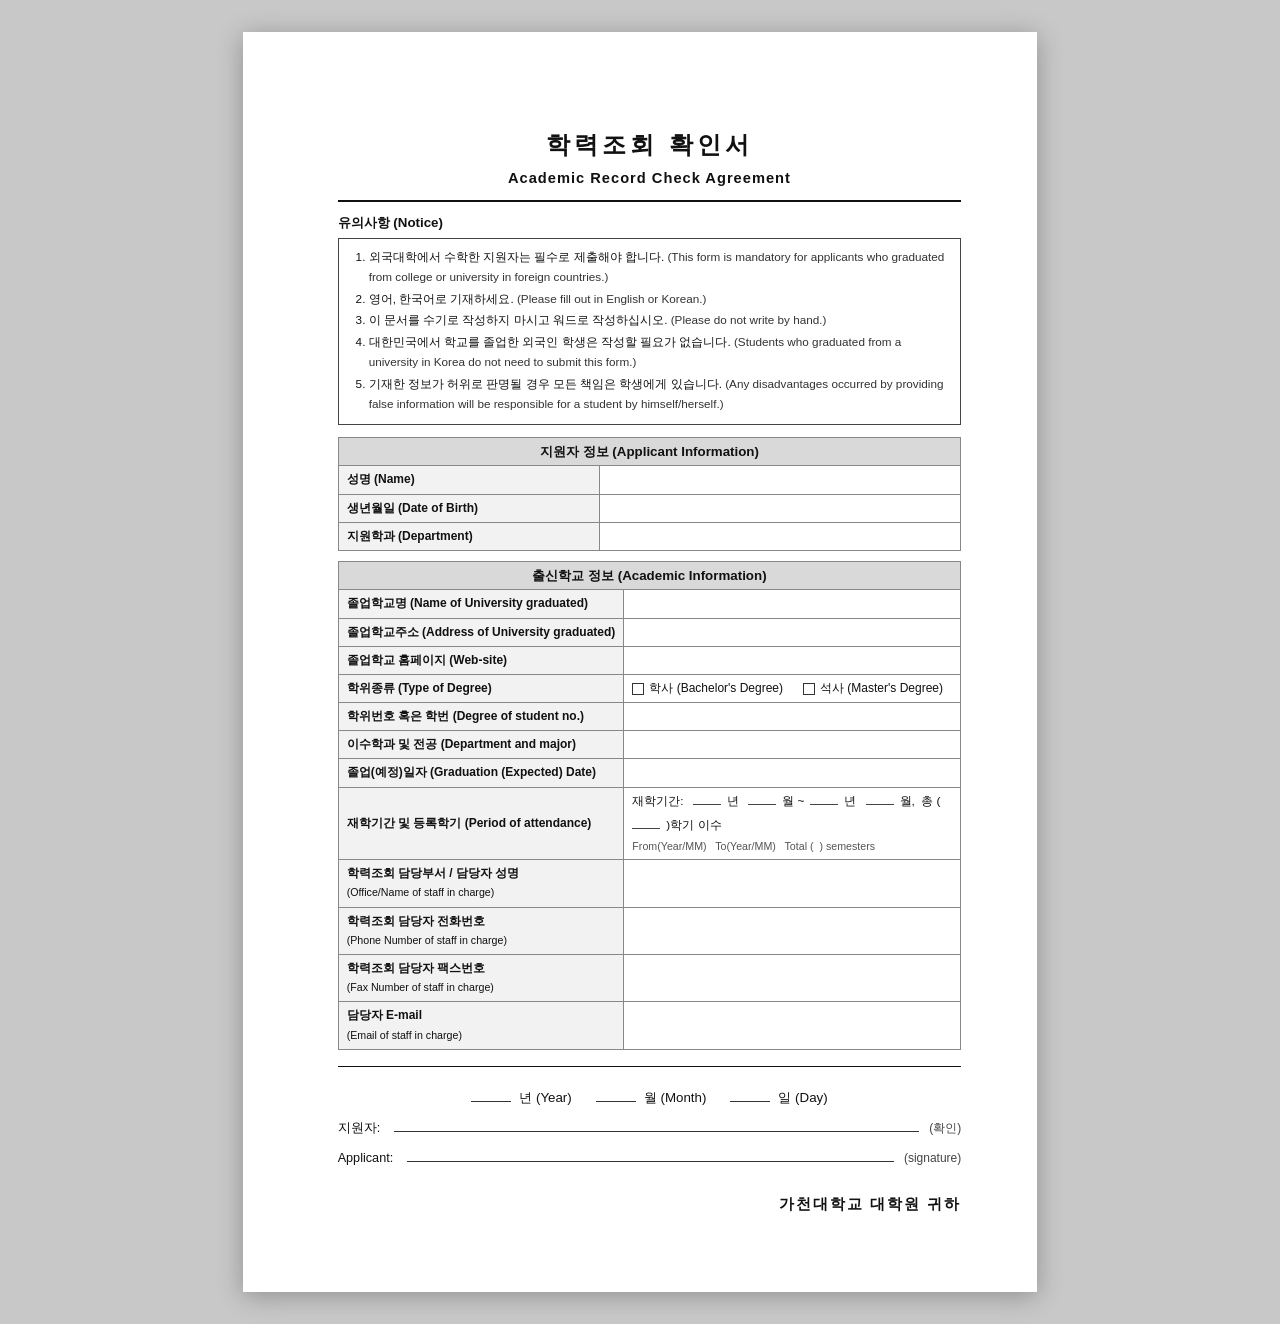
<file: _to_review/From1002015_2_preview.html>
<!DOCTYPE html>
<html lang="ko">
<head>
<meta charset="UTF-8">
<meta name="viewport" content="width=device-width, initial-scale=1.0">
<title>학력조회 확인서 — Academic Record Check Agreement</title>
<style>
  * { box-sizing: border-box; margin: 0; padding: 0; }

  body {
    background: #c8c8c8;
    font-family: "Malgun Gothic", "맑은 고딕", "Batang", "바탕", Arial, sans-serif;
    padding: 32px 16px;
    min-height: 100vh;
  }

  .page {
    background: #fff;
    width: 210mm;
    min-height: 297mm;
    margin: 0 auto;
    padding: 25mm 20mm 20mm 25mm;
    box-shadow: 0 4px 24px rgba(0,0,0,0.28);
    position: relative;
    font-size: 9.5pt;
    line-height: 1.6;
    color: #111;
  }

  /* ── Header ── */
  .doc-header {
    text-align: center;
    margin-bottom: 10px;
  }
  .doc-title-kr {
    font-size: 18pt;
    font-weight: bold;
    letter-spacing: 4px;
    display: block;
  }
  .doc-title-en {
    font-size: 11pt;
    font-weight: bold;
    letter-spacing: 1px;
    display: block;
    margin-top: 2px;
  }

  hr.thick {
    border: none;
    border-top: 2.5px solid #111;
    margin: 8px 0;
  }
  hr.thin {
    border: none;
    border-top: 1px solid #111;
    margin: 8px 0;
  }

  /* ── Notice section ── */
  .section-label {
    font-weight: bold;
    font-size: 10pt;
    margin: 10px 0 4px;
  }

  .notice-box {
    border: 1px solid #444;
    padding: 8px 12px;
    font-size: 8.8pt;
    line-height: 1.7;
  }
  .notice-box ol {
    padding-left: 18px;
  }
  .notice-box li {
    margin-bottom: 2px;
  }
  .notice-inline {
    display: inline;
  }
  .notice-en {
    color: #333;
  }

  /* ── Info sections ── */
  .section-header {
    background: #d9d9d9;
    font-weight: bold;
    font-size: 10pt;
    text-align: center;
    padding: 3px 8px;
    border: 1px solid #888;
    border-bottom: none;
    margin-top: 12px;
  }

  table.form-table {
    width: 100%;
    border-collapse: collapse;
    font-size: 9pt;
  }
  table.form-table td {
    border: 1px solid #888;
    padding: 4px 8px;
    vertical-align: middle;
  }
  table.form-table td.label {
    background: #f2f2f2;
    font-weight: bold;
    width: 42%;
    white-space: nowrap;
  }
  table.form-table td.value {
    min-height: 22px;
  }

  /* ── Degree checkboxes ── */
  .checkbox-row {
    display: flex;
    gap: 20px;
    align-items: center;
  }
  .checkbox-item {
    display: flex;
    align-items: center;
    gap: 5px;
  }
  .cb {
    display: inline-block;
    width: 12px;
    height: 12px;
    border: 1.5px solid #333;
    vertical-align: middle;
  }

  /* ── Attendance period ── */
  .period-row {
    display: flex;
    gap: 6px;
    align-items: baseline;
    flex-wrap: wrap;
    font-size: 8.8pt;
  }
  .period-blank {
    display: inline-block;
    min-width: 28px;
    border-bottom: 1px solid #444;
  }

  /* ── Signature area ── */
  .sig-section {
    margin-top: 20px;
  }
  .sig-date {
    text-align: center;
    font-size: 10pt;
    margin-bottom: 10px;
    display: flex;
    justify-content: center;
    gap: 24px;
  }
  .sig-date span {
    display: inline-flex;
    align-items: baseline;
    gap: 8px;
  }
  .date-blank {
    display: inline-block;
    min-width: 40px;
    border-bottom: 1px solid #333;
  }
  .sig-lines {
    display: flex;
    flex-direction: column;
    gap: 10px;
    margin-top: 6px;
  }
  .sig-line {
    display: flex;
    align-items: baseline;
    gap: 10px;
    font-size: 9.5pt;
  }
  .sig-blank {
    flex: 1;
    border-bottom: 1px solid #333;
    min-width: 200px;
  }
  .sig-confirm {
    white-space: nowrap;
    font-size: 9pt;
    color: #444;
  }

  .addressee {
    text-align: right;
    font-weight: bold;
    font-size: 11pt;
    margin-top: 24px;
    letter-spacing: 2px;
  }

  @media print {
    body { background: white; padding: 0; }
    .page { box-shadow: none; width: 100%; padding: 15mm 20mm; }
  }
</style>
</head>
<body>
<div class="page">

  <!-- Title -->
  <div class="doc-header">
    <span class="doc-title-kr">학력조회 확인서</span>
    <span class="doc-title-en">Academic Record Check Agreement</span>
  </div>
  <hr class="thick">

  <!-- Notice -->
  <div class="section-label">유의사항&nbsp;(Notice)</div>
  <div class="notice-box">
    <ol>
      <li>
        외국대학에서 수학한 지원자는 필수로 제출해야 합니다.
        <span class="notice-en">(This form is mandatory for applicants who graduated from college or university in foreign countries.)</span>
      </li>
      <li>
        영어, 한국어로 기재하세요.
        <span class="notice-en">(Please fill out in English or Korean.)</span>
      </li>
      <li>
        이 문서를 수기로 작성하지 마시고 워드로 작성하십시오.
        <span class="notice-en">(Please do not write by hand.)</span>
      </li>
      <li>
        대한민국에서 학교를 졸업한 외국인 학생은 작성할 필요가 없습니다.
        <span class="notice-en">(Students who graduated from a university in Korea do not need to submit this form.)</span>
      </li>
      <li>
        기재한 정보가 허위로 판명될 경우 모든 책임은 학생에게 있습니다.
        <span class="notice-en">(Any disadvantages occurred by providing false information will be responsible for a student by himself/herself.)</span>
      </li>
    </ol>
  </div>

  <!-- Applicant Information -->
  <div class="section-header">지원자 정보&nbsp;(Applicant Information)</div>
  <table class="form-table">
    <tr>
      <td class="label">성명&nbsp;(Name)</td>
      <td class="value">&nbsp;</td>
    </tr>
    <tr>
      <td class="label">생년월일&nbsp;(Date of Birth)</td>
      <td class="value">&nbsp;</td>
    </tr>
    <tr>
      <td class="label">지원학과&nbsp;(Department)</td>
      <td class="value">&nbsp;</td>
    </tr>
  </table>

  <!-- Academic Information -->
  <div class="section-header" style="margin-top:10px;">출신학교 정보&nbsp;(Academic Information)</div>
  <table class="form-table">
    <tr>
      <td class="label">졸업학교명&nbsp;(Name of University graduated)</td>
      <td class="value">&nbsp;</td>
    </tr>
    <tr>
      <td class="label">졸업학교주소&nbsp;(Address of University graduated)</td>
      <td class="value">&nbsp;</td>
    </tr>
    <tr>
      <td class="label">졸업학교 홈페이지&nbsp;(Web-site)</td>
      <td class="value">&nbsp;</td>
    </tr>
    <tr>
      <td class="label">학위종류&nbsp;(Type of Degree)</td>
      <td class="value">
        <div class="checkbox-row">
          <div class="checkbox-item"><span class="cb"></span> 학사&nbsp;(Bachelor's Degree)</div>
          <div class="checkbox-item"><span class="cb"></span> 석사&nbsp;(Master's Degree)</div>
        </div>
      </td>
    </tr>
    <tr>
      <td class="label">학위번호 혹은 학번&nbsp;(Degree of student no.)</td>
      <td class="value">&nbsp;</td>
    </tr>
    <tr>
      <td class="label">이수학과 및 전공&nbsp;(Department and major)</td>
      <td class="value">&nbsp;</td>
    </tr>
    <tr>
      <td class="label">졸업(예정)일자&nbsp;(Graduation (Expected) Date)</td>
      <td class="value">&nbsp;</td>
    </tr>
    <tr>
      <td class="label">재학기간 및 등록학기&nbsp;(Period of attendance)</td>
      <td class="value">
        <div class="period-row">
          재학기간:&nbsp;
          <span class="period-blank"></span>년&nbsp;
          <span class="period-blank"></span>월 ~
          <span class="period-blank"></span>년&nbsp;
          <span class="period-blank"></span>월,&nbsp;
          총 (<span class="period-blank"></span>)학기 이수
        </div>
        <div class="period-row" style="margin-top:3px; color:#555; font-size:8pt;">
          From(Year/MM)&nbsp;&nbsp;&nbsp;To(Year/MM)&nbsp;&nbsp;&nbsp;Total (&nbsp;&nbsp;) semesters
        </div>
      </td>
    </tr>
    <tr>
      <td class="label">학력조회 담당부서 / 담당자 성명<br><span style="font-weight:normal;font-size:8pt;">(Office/Name of staff in charge)</span></td>
      <td class="value">&nbsp;</td>
    </tr>
    <tr>
      <td class="label">학력조회 담당자 전화번호<br><span style="font-weight:normal;font-size:8pt;">(Phone Number of staff in charge)</span></td>
      <td class="value">&nbsp;</td>
    </tr>
    <tr>
      <td class="label">학력조회 담당자 팩스번호<br><span style="font-weight:normal;font-size:8pt;">(Fax Number of staff in charge)</span></td>
      <td class="value">&nbsp;</td>
    </tr>
    <tr>
      <td class="label">담당자 E-mail<br><span style="font-weight:normal;font-size:8pt;">(Email of staff in charge)</span></td>
      <td class="value">&nbsp;</td>
    </tr>
  </table>

  <hr class="thin" style="margin-top:16px;">

  <!-- Date and Signature -->
  <div class="sig-section">
    <div class="sig-date">
      <span><span class="date-blank"></span>년&nbsp;(Year)</span>
      <span><span class="date-blank"></span>월&nbsp;(Month)</span>
      <span><span class="date-blank"></span>일&nbsp;(Day)</span>
    </div>
    <div class="sig-lines">
      <div class="sig-line">
        <span style="white-space:nowrap;">지원자:&nbsp;</span>
        <span class="sig-blank"></span>
        <span class="sig-confirm">(확인)</span>
      </div>
      <div class="sig-line">
        <span style="white-space:nowrap;">Applicant:&nbsp;</span>
        <span class="sig-blank"></span>
        <span class="sig-confirm">(signature)</span>
      </div>
    </div>
  </div>

  <!-- Addressee -->
  <div class="addressee">가천대학교 대학원 귀하</div>

</div>
</body>
</html>
</file>
